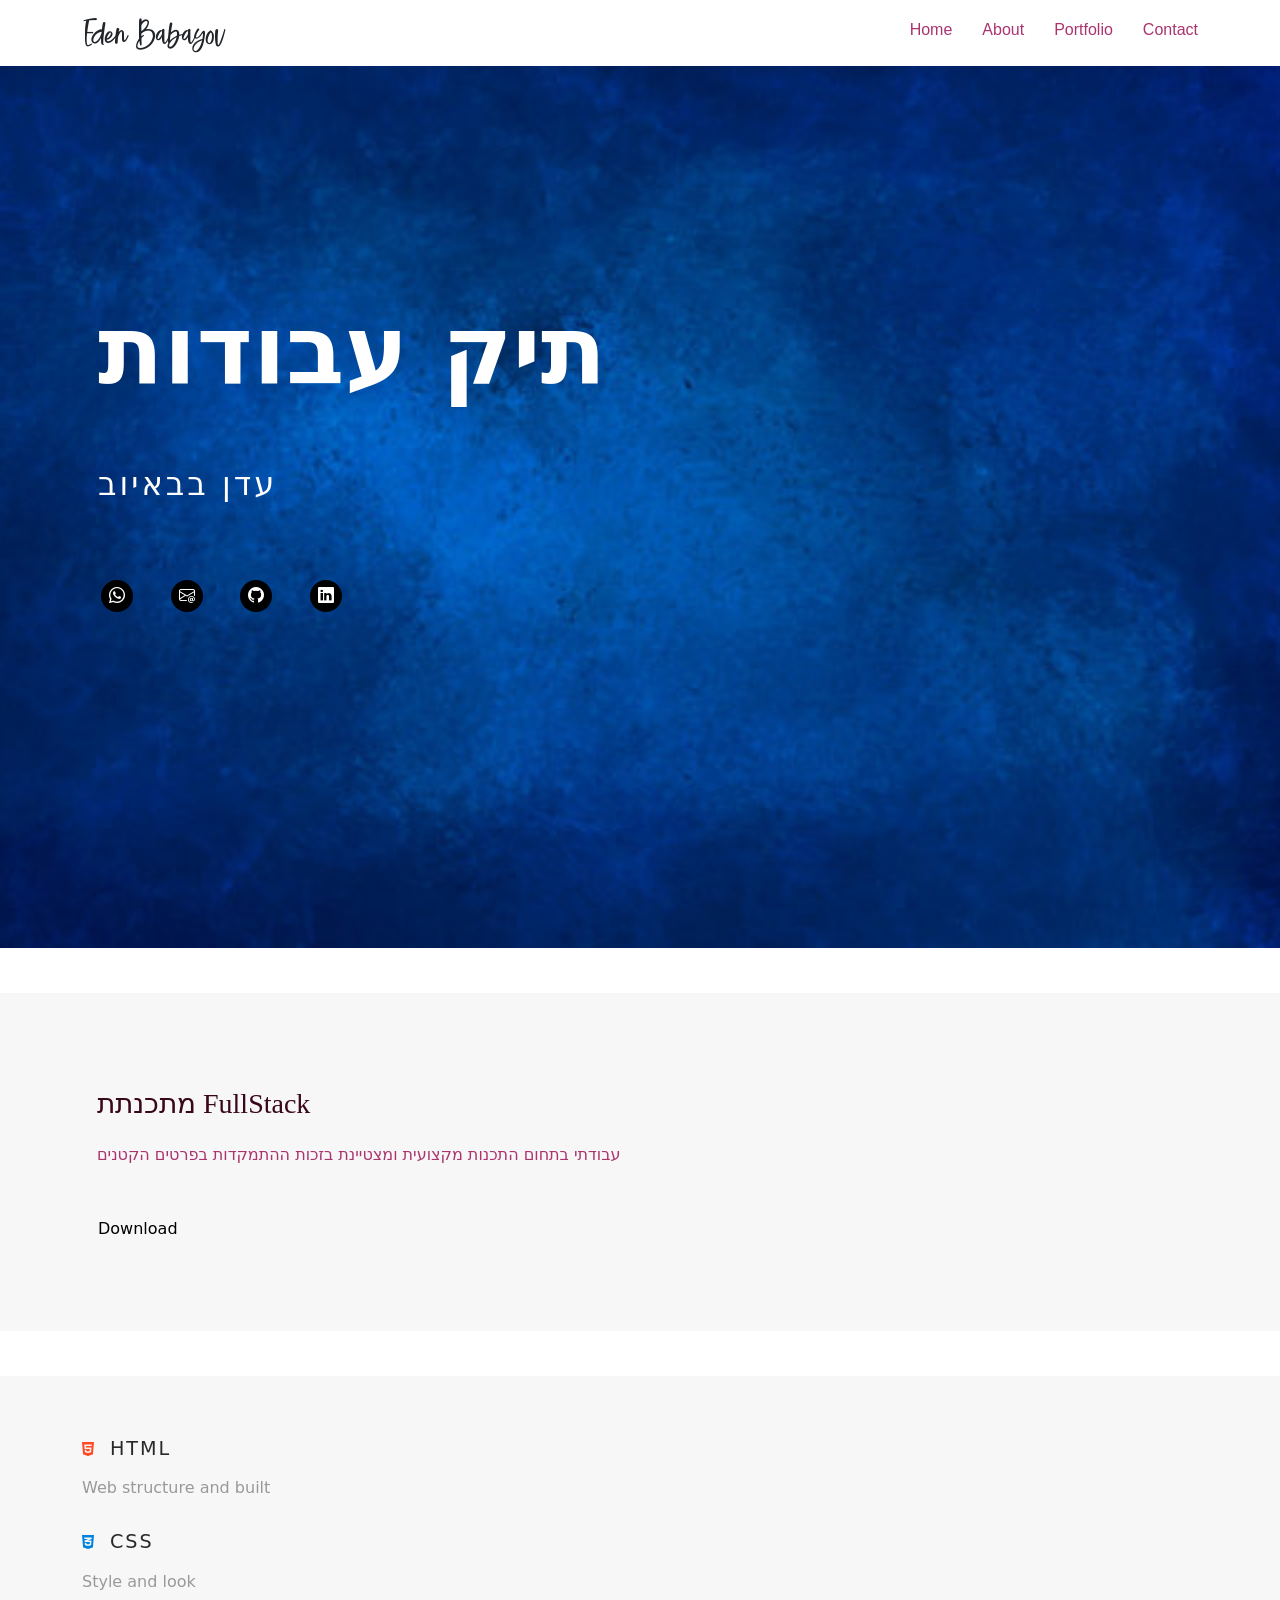
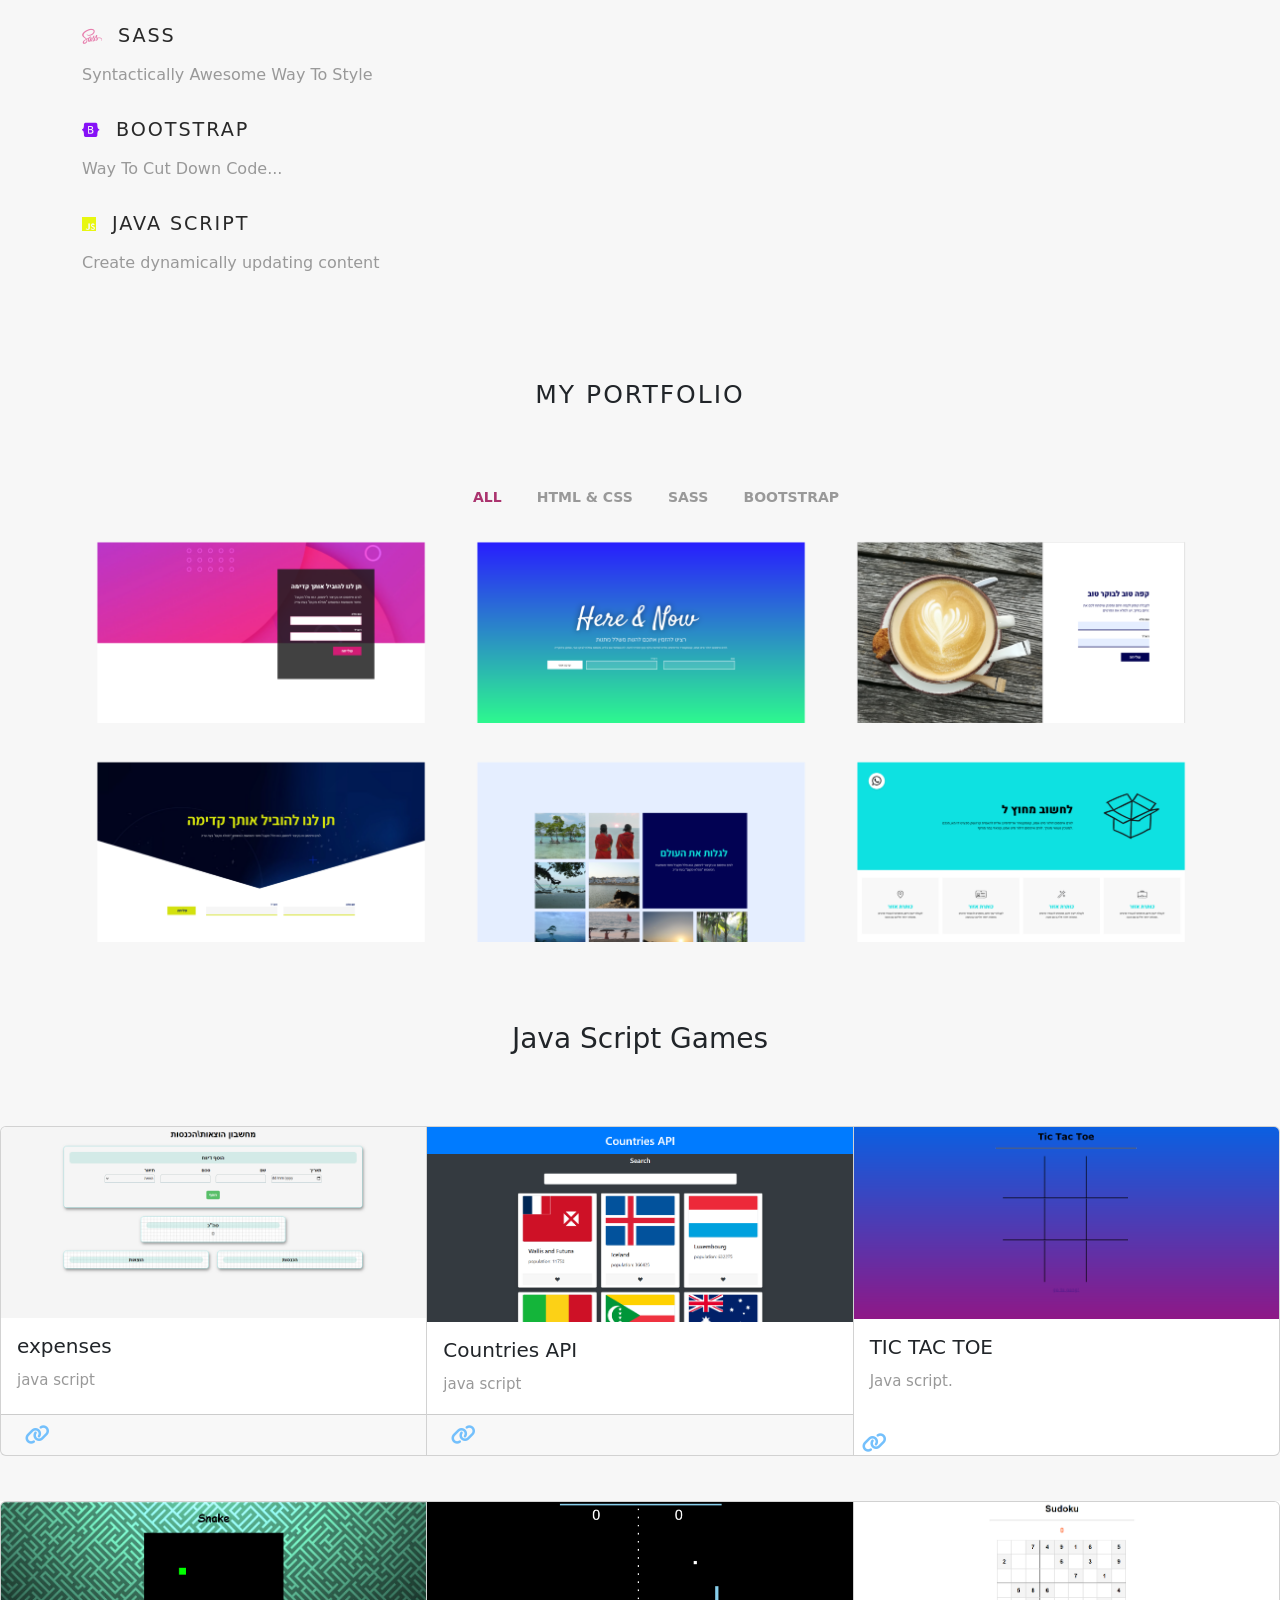
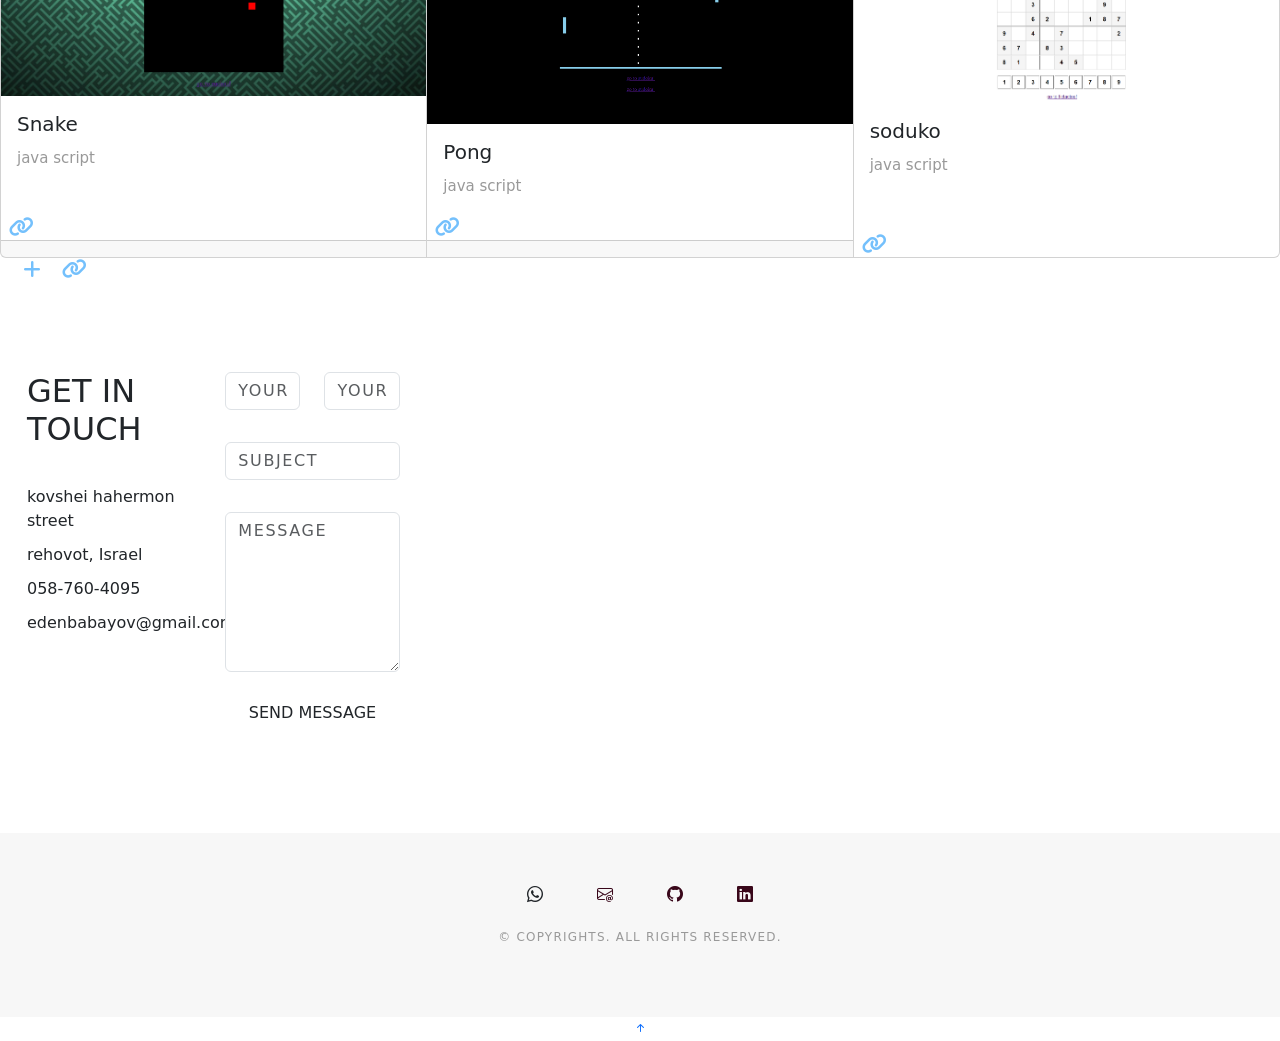
<file: project1/index.html>
<!DOCTYPE html>
<html lang="en">

<head>
    <meta charset="UTF-8">
    <meta name="viewport" content="width=device-width, initial-scale=1.0">
    <title>My Portfolio</title>
    <!-- Tab Icon -->
    <link rel="icon" href="./index/home.jpg">

    <link rel="stylesheet" href="./main.css">

    <!-- Bootstrap CSS -->
    <link rel="stylesheet" href="https://cdn.jsdelivr.net/npm/bootstrap@4.4.1/dist/css/bootstrap.min.css"
        integrity="sha384-Vkoo8x4CGsO3+Hhxv8T/Q5PaXtkKtu6ug5TOeNV6gBiFeWPGFN9MuhOf23Q9Ifjh" crossorigin="anonymous">
    <link href="https://cdn.jsdelivr.net/npm/bootstrap@5.3.0-alpha1/dist/css/bootstrap.min.css" rel="stylesheet">
    <!-- Bootstrap Icons CSS -->
    <link href="https://cdn.jsdelivr.net/npm/bootstrap-icons/font/bootstrap-icons.css" rel="stylesheet">
    <!-- Fonts Links -->
    <link rel="stylesheet" href="https://cdnjs.cloudflare.com/ajax/libs/font-awesome/6.5.1/css/all.min.css">

</head>

<body>
    <header>
        <header id="header" class="fixed-top bg-white">
            <div class="container d-flex align-items-center justify-content-between">
                <h4>Eden Babayov</h4>
                <nav id="navbar" class="navbar">
                    <ul>
                        <li><a class="nav-link scrollto active" href="#hero">Home</a></li>
                        <li><a class="nav-link scrollto" href="#about">About</a></li>
                        <li><a class="nav-link  scrollto" href="#portfolio">Portfolio</a></li>
                        <li><a class="nav-link scrollto" href="#contact">Contact</a></li>
                    </ul>
                    <!-- hamburger -->
                    <i class="bi bi-list mobile-nav-toggle" id="hamburger"></i>
                </nav><!-- .navbar -->

            </div>
        </header>

        <div id="hero" class="home mt-5">

            <div class="container h-100 parent">
                <div class="hero-content h-50">
                    <h1 class="p-3">תיק עבודות
                        <span class="typed" data-typed-items="Java Coder, FullStack ,Web Developer, Web Designer">
                        </span>
                    </h1>
                    <p class="p-3 mb-5">עדן בבאיוב</p>

                    <!-- social-media links -->
                    <ul class="list-unstyled list-social d-flex flex-direction-row justify-content-around w-25">
                        <li class="bg-black rounded-circle py-1 px-2">


                            <i class="bi bi-whatsapp text-white"></i>
                            </a>
                        </li>

                        <li class="bg-black rounded-circle py-1 px-2">
                            <!-- email -->
                            <a href="edenbabayov@gmail.com" target="_blank" rel="noopener noreferrer">
                                <i class="bi bi-envelope-at text-white"></i>
                            </a>
                        </li>

                        <li class="bg-black rounded-circle py-1 px-2">
                            <!-- gitHub -->
                            <a href="#">
                                <i class="bi bi-github text-white"></i>
                            </a>
                        </li>

                        <li class="bg-black rounded-circle py-1 px-2">
                            <!-- linkedin -->
                            <a href="#">
                                <i class="bi bi-linkedin text-white"></i>
                            </a>
                        </li>
                    </ul>
                </div>
            </div>
        </div>

        <main id="main">
            <!-- about -->
            <div id="about" class="paddsection">
                <div class="container">
                    <div class="row justify-content-between">

                        <div class="col-lg-4 ">
                            <!-- <div class="div-img-bg"> -->
                            <!-- <div class="about-img"> -->
                            <!-- <img src="#" class="img-responsive" alt="me"> -->
                            <!-- </div> -->
                        </div>
                    </div>

                    <div class="col-lg-7">
                        <div class="about-descr">

                            <p class="p-heading">מתכנתת FullStack</p>
                            <p class="separator">
                                עבודתי בתחום התכנות מקצועית ומצטיינת בזכות ההתמקדות בפרטים הקטנים
                            </p>
                        </div>
                    </div>
                    <!-- Download CV-->
                    <div class="ml-3 mt-5">
                        <a href="#" target="_blank" rel="noopener noreferrer" class="text-decoration-none text-black">
                            Download
                        </a>
                    </div>
                </div>
            </div>
            </div><!-- End About Section -->

            <!-- services -->
            <div id="services">
                <div class="container">

                    <div class="services-slider swiper" data-aos="fade-up" data-aos-delay="100">
                        <div class="swiper-wrapper">

                            <div class="swiper-slide">
                                <div class="services-block d-flex flex-direction-row align-items-baseline">
                                    <i class="fa-brands fa-html5" style="color: #ff4922;"></i>
                                    <span class="pl-3">HTML</span>
                                </div>
                                <p class="separator">Web structure and built</p>
                            </div> <!-- End HTML Section-->

                            <div class="swiper-slide">
                                <div class="services-block d-flex flex-direction-row align-items-baseline">
                                    <i class="fa-brands fa-css3-alt" style="color: #0083de;"></i>
                                    <span class="pl-3">CSS</span>
                                </div>
                                <p class="separator">Style and look</p>
                            </div> <!-- End CSS Section-->

                            <div class="swiper-slide">
                                <div class="services-block d-flex flex-direction-row align-items-baseline">
                                    <i class="fa-brands fa-sass" style="color: #e77ead;"></i>
                                    <span class="pl-3">SASS</span>
                                </div>
                                <p class="separator">Syntactically Awesome Way To Style</p>
                            </div> <!-- End SASS Section-->

                            <div class="swiper-slide">
                                <div class="services-block d-flex flex-direction-row align-items-baseline">
                                    <i class="fa-brands fa-bootstrap" style="color: #8611f7;"></i>
                                    <span class="pl-3">Bootstrap</span>
                                </div>
                                <p class="separator">Way To Cut Down Code...</p>

                                <div class="swiper-slide">
                                    <div class="services-block d-flex flex-direction-row align-items-baseline">
                                        <i class="fa-brands fa-js" style="color: #e8f711;"></i>
                                        <span class="pl-3">Java script</span>
                                    </div>
                                    <p class="separator">Create dynamically updating content</p>
                                </div> <!-- End js Section-->

                            </div>
                            <div class="swiper-pagination"></div>
                        </div>

                    </div>

                </div><!-- End Services Section -->

                <div id="portfolio" class="paddsection">

                    <div class="container">
                        <div class="section-title text-center">
                            <h2>My Portfolio</h2>
                        </div>
                    </div>

                    <div class="container">
                        <!-- top -->
                        <div class="row">
                            <div class="col-lg-12 d-flex justify-content-center">
                                <ul id="portfolio-flters">
                                    <li data-filter="*" class="filter-active">All</li>
                                    <li data-filter=".filter-html-css">HTML & CSS</li>
                                    <li data-filter=".filter-sass">SASS</li>
                                    <li data-filter=".filter-bootstrap">Bootstrap</li>
                                </ul>
                            </div>
                        </div>

                        <div class="row portfolio-container">
                            <!-- option 1 -->
                            <div class="col-lg-4 col-md-6 portfolio-item filter-html-css filter-bootstrap">
                                <img src="./index/portfolio-1.png" class="img-fluid" alt="option 1 preview">
                                <div class="portfolio-info d-flex flex-row justify-content-between">
                                    <div class="d-flex flex-column align-content-end">
                                        <h4>Option 1</h4>
                                        <p>HTML & CSS, Bootstrap</p>
                                    </div>
                                    <div id="portfolio-links" class="p-3">
                                        <a href="./preview/option1_preview.html" target="_blank"
                                            rel="noopener noreferrer" data-gallery="portfolioGallery"
                                            class="portfolio-lightbox preview-link" title="App 1">
                                            <i class="fa-solid fa-plus p-2 fa-lg" style="color: #74C0FC;"></i>
                                        </a>
                                        <a href="./option1/option1.html" target="_blank" rel="noopener noreferrer"
                                            class="details-link" title="More Details">
                                            <i class="fa-solid fa-link p-2 fa-lg" style="color: #74C0FC;"></i>
                                        </a>
                                    </div>
                                </div>
                            </div>
                            <!-- option 2 -->
                            <div class="col-lg-4 col-md-6 portfolio-item filter-html-css">
                                <img src="./index/portfolio-2.png" class="img-fluid" alt="option 2 preview">
                                <div class="portfolio-info  d-flex flex-row justify-content-between">
                                    <div class="d-flex flex-column align-content-end">
                                        <h4>Option 2</h4>
                                        <p>HTML & CSS</p>
                                    </div>
                                    <div id="portfolio-links" class="p-3">
                                        <a href="./preview/option2_preview.html" target="_blank"
                                            rel="noopener noreferrer" data-gallery="portfolioGallery"
                                            class="portfolio-lightbox preview-link" title="Web 3">
                                            <i class="fa-solid fa-plus p-2 fa-lg" style="color: #74C0FC;"></i>
                                        </a>
                                        <a href="./option2/option2.html" target="_blank" rel="noopener noreferrer"
                                            class="details-link" title="More Details">
                                            <i class="fa-solid fa-link p-2 fa-lg" style="color: #74C0FC;"></i>
                                        </a>
                                    </div>
                                </div>
                            </div>
                            <!-- option 3 -->
                            <div class="col-lg-4 col-md-6 portfolio-item filter-html-css">
                                <img src="./index/portfolio-3.png" class="img-fluid" alt="option 3 preview">
                                <div class="portfolio-info  d-flex flex-row justify-content-between">
                                    <div class="d-flex flex-column align-content-end">
                                        <h4>Option 3</h4>
                                        <p>HTML & CSS</p>
                                    </div>
                                    <div id="portfolio-links" class="p-3">
                                        <a href="./preview/option3_preview.html" target="_blank"
                                            rel="noopener noreferrer" data-gallery="portfolioGallery"
                                            class="portfolio-lightbox preview-link" title="App 2">
                                            <i class="fa-solid fa-plus p-2 fa-lg" style="color: #74C0FC;"></i>
                                        </a>
                                        <a href="./option3/option3.html" target="_blank" rel="noopener noreferrer"
                                            class="details-link" title="More Details">
                                            <i class="fa-solid fa-link p-2 fa-lg" style="color: #74C0FC;"></i>
                                        </a>
                                    </div>
                                </div>
                            </div>
                            <!-- option 4 -->
                            <div class="col-lg-4 col-md-6 portfolio-item filter-html-css filter-sass">
                                <img src="./index/portfolio-4.png" class="img-fluid" alt="option 4 preview">
                                <div class="portfolio-info  d-flex flex-row justify-content-between">
                                    <div class="d-flex flex-column align-content-end">
                                        <h4>Option 4</h4>
                                        <p>HTML & CSS, SASS</p>
                                    </div>
                                    <div id="portfolio-links" class="p-3">
                                        <a href="./preview/option4_preview.html" target="_blank"
                                            rel="noopener noreferrer" data-gallery="portfolioGallery"
                                            class="portfolio-lightbox preview-link" title="Card 2">
                                            <i class="fa-solid fa-plus p-2 fa-lg" style="color: #74C0FC;"></i>
                                        </a>
                                        <a href="./option4/option4.html" target="_blank" rel="noopener noreferrer"
                                            class="details-link" title="More Details">
                                            <i class="fa-solid fa-link p-2 fa-lg" style="color: #74C0FC;"></i>
                                        </a>
                                    </div>
                                </div>
                            </div>
                            <!-- option 5 -->
                            <div class="col-lg-4 col-md-6 portfolio-item filter-html-css filter-sass">
                                <img src="./index/portfolio-5.png" class="img-fluid" alt="option 5 preview">
                                <div class="portfolio-info  d-flex flex-row justify-content-between">
                                    <div class="d-flex flex-column align-content-end">
                                        <h4>Option 5</h4>
                                        <p>HTML & CSS, SASS</p>
                                    </div>
                                    <div id="portfolio-links" class="p-3">
                                        <a href="./preview/option5_preview.html" target="_blank"
                                            rel="noopener noreferrer" data-gallery="portfolioGallery"
                                            class="portfolio-lightbox preview-link" title="Web 2">
                                            <i class="fa-solid fa-plus p-2 fa-lg" style="color: #74C0FC;"></i>
                                        </a>
                                        <a href="./option5/option5.html" target="_blank" rel="noopener noreferrer"
                                            class="details-link" title="More Details">
                                            <i class="fa-solid fa-link p-2 fa-lg" style="color: #74C0FC;"></i>
                                        </a>
                                    </div>
                                </div>
                            </div>
                            <!-- option 6 -->
                            <div class="col-lg-4 col-md-6 portfolio-item filter-html-css filter-bootstrap">
                                <img src="./index/portfolio-7.png" class="img-fluid" alt="option 6 preview">
                                <div class="portfolio-info  d-flex flex-row justify-content-between">
                                    <div class="d-flex flex-column align-content-end">
                                        <h4>Option 6</h4>
                                        <p>HTML & CSS, Bootstrap</p>
                                    </div>
                                    <div id="portfolio-links" class="p-3">
                                        <a href="./preview/option7_preview.html" target="_blank"
                                            rel="noopener noreferrer" data-gallery="portfolioGallery"
                                            class="portfolio-lightbox preview-link" title="App 3">
                                            <i class="fa-solid fa-plus p-2 fa-lg" style="color: #74C0FC;"></i>
                                        </a>
                                        <a href="./option7/option7.html" target="_blank" rel="noopener noreferrer"
                                            class="details-link" title="More Details">
                                            <i class="fa-solid fa-link p-2 fa-lg" style="color: #74C0FC;"></i>
                                        </a>




                                    </div>
                                </div>
                            </div>
                        </div>
                    </div>
                </div><!-- End Portfolio Section -->



                <div class="container">
                    <div class="section-title text-center">
                        <h3>Java Script Games</h3>
                    </div>
                </div>

                <div class="card-group">
                    <div class="card">
                        <img class="card-img-top" src="../images/expenses screen.png" alt="Card image cap">
                        <div class="card-body">
                            <h5 class="card-title">expenses</h5>
                            <p class="card-text">java script</p>
                        </div>
                        <div class="card-footer">
                            <a href="../expenses/expenses.html" target="_blank" rel="noopener noreferrer"
                                class="details-link" title="More Details">
                                <i class="fa-solid fa-link p-2 fa-lg" style="color: #74C0FC;"></i>
                            </a>


                        </div>
                    </div>
                    <div class="card">
                        <img class="card-img-top" src="../images/countries api screen.png" alt="Card image cap">
                        <div class="card-body">
                            <h5 class="card-title">Countries API</h5>
                            <p class="card-text">java script</p>
                        </div>
                        <div class="card-footer">
                            <a href="../countries/index.html" target="_blank" rel="noopener noreferrer"
                                class="details-link" title="More Details">
                                <i class="fa-solid fa-link p-2 fa-lg" style="color: #74C0FC;"></i>
                            </a>

                        </div>
                    </div>
                    <div class="card">
                        <img class="card-img-top" src="../images/tic tac toe screen.png" alt="Card image cap">
                        <div class="card-body">
                            <h5 class="card-title">TIC TAC TOE</h5>
                            <p class="card-text">Java script.</p>
                        </div>
                        <a href="../Tictactoe/tictactoe.html" target="_blank" rel="noopener noreferrer"
                            class="details-link" title="More Details">
                            <i class="fa-solid fa-link p-2 fa-lg" style="color: #74C0FC;"></i>
                        </a>


                    </div>
                </div>
            </div>

            <div class="card-group">
                <div class="card">
                    <img class="card-img-top" src="../images/snake screen.png" alt="Card image cap">
                    <div class="card-body">
                        <h5 class="card-title">Snake</h5>
                        <p class="card-text">java script</p>
                    </div>
                    <a href="../snake/snake.html" target="_blank" rel="noopener noreferrer" class="details-link"
                        title="More Details">
                        <i class="fa-solid fa-link p-2 fa-lg" style="color: #74C0FC;"></i>
                    </a>
                    <div class="card-footer">

                    </div>
                </div>
                <div class="card">
                    <img class="card-img-top" src="../images/pong screen.png" alt="Card image cap">
                    <div class="card-body">
                        <h5 class="card-title">Pong</h5>
                        <p class="card-text">java script</p>
                    </div>
                    <a href="../pong/pong.html" target="_blank" rel="noopener noreferrer" class="details-link"
                        title="More Details">
                        <i class="fa-solid fa-link p-2 fa-lg" style="color: #74C0FC;"></i>
                    </a>
                    <div class="card-footer">

                    </div>
                </div>

                <div class="card">
                    <img class="card-img-top" src="../images/soduko screen.png" alt="Card image cap">
                    <div class="card-body">
                        <h5 class="card-title">soduko</h5>
                        <p class="card-text">java script</p>
                    </div>
                    <a href="../soduko/soduko.html" target="_blank" rel="noopener noreferrer" class="details-link"
                        title="More Details">
                        <i class="fa-solid fa-link p-2 fa-lg" style="color: #74C0FC;"></i>
                    </a>
                </div>
            </div>
            </div>
            <div class="col-lg-4 col-md-6 portfolio-item filter-html-css filter-bootstrap">



                <i class="fa-solid fa-plus p-2 fa-lg" style="color: #74C0FC;"></i>
                </a>
                <a href="" target="_blank" rel="noopener noreferrer" class="details-link" title="More Details">
                    <i class="fa-solid fa-link p-2 fa-lg" style="color: #74C0FC;"></i>
                </a>



                <div id="contact" class="paddsection">
                    <div class="container">
                        <div class="contact-block1">
                            <div class="row">

                                <div class="col-lg-6">
                                    <div class="contact-contact">

                                        <h2 class="mb-30">GET IN TOUCH</h2>

                                        <ul class="contact-details mb-5">
                                            <li><span>kovshei hahermon street</span></li>
                                            <li><span>rehovot, Israel</span></li>
                                            <li><span>058-760-4095</span></li>
                                            <li><span>edenbabayov@gmail.com</span></li>
                                        </ul>

                                    </div>
                                </div>

                                <div class="col-lg-6">
                                    <form role="form" class="php-email-form">
                                        <div class="row gy-3">

                                            <div class="col-lg-6">
                                                <div class="form-group contact-block1">
                                                    <input type="text" name="name" class="form-control" id="name"
                                                        placeholder="Your Name" required>
                                                </div>
                                            </div>

                                            <div class="col-lg-6">
                                                <div class="form-group">
                                                    <input type="email" class="form-control" name="email" id="email"
                                                        placeholder="Your Email" required>
                                                </div>
                                            </div>

                                            <div class="col-lg-12">
                                                <div class="form-group">
                                                    <input type="text" class="form-control" name="subject" id="subject"
                                                        placeholder="Subject" required>
                                                </div>
                                            </div>

                                            <div class="col-lg-12">
                                                <div class="form-group">
                                                    <textarea class="form-control" name="message" placeholder="Message"
                                                        required></textarea>
                                                </div>
                                            </div>

                                            <div class="mt-0">
                                                <input type="submit" class="btn btn-defeault btn-send"
                                                    value="Send message">
                                            </div>

                                        </div>
                                    </form>
                                </div>
                            </div>
                        </div>
                    </div>
                </div><!-- End Contact Section -->
        </main>

        <div id="footer" class="text-center">
            <div class="container">
                <div class="socials-media text-center w-25  mx-auto">

                    <ul class="list-unstyled d-flex flex-direction-row justify-content-around">
                        <li>
                            <!-- whatsapp -->


                            <i class="bi bi-whatsapp"></i>
                            </a>
                        </li>

                        <li>
                            <!-- email -->
                            <a href="edenbabayov@gmail.com" target="_blank" rel="noopener noreferrer">
                                <i class="bi bi-envelope-at"></i>
                            </a>
                        </li>

                        <li>
                            <!-- gitHub -->
                            <a href="#">
                                <i class="bi bi-github"></i>
                            </a>
                        </li>

                        <li>
                            <!-- linkedin -->
                            <a href="#">
                                <i class="bi bi-linkedin"></i>
                            </a>
                        </li>
                    </ul>

                </div>

                <p>&copy; Copyrights. All rights reserved.</p>
            </div>
        </div>

        <a href="#" class="back-to-top d-flex align-items-center justify-content-center">
            <i class="bi bi-arrow-up-short"></i>
        </a>


        <!-- <script src="https://cdn.jsdelivr.net/npm/bootstrap@5.3.2/dist/js/bootstrap.bundle.min.js"
            integrity="sha384-C6RzsynM9kWDrMNeT87bh95OGNyZPhcTNXj1NW7RuBCsyN/o0jlpcV8Qyq46cDfL"
            crossorigin="anonymous"></script> -->

        <script src="https://code.jquery.com/jquery-3.4.1.slim.min.js"
            integrity="sha384-J6qa4849blE2+poT4WnyKhv5vZF5SrPo0iEjwBvKU7imGFAV0wwj1yYfoRSJoZ+n"
            crossorigin="anonymous"></script>
        <script src="https://cdn.jsdelivr.net/npm/popper.js@1.16.0/dist/umd/popper.min.js"
            integrity="sha384-Q6E9RHvbIyZFJoft+2mJbHaEWldlvI9IOYy5n3zV9zzTtmI3UksdQRVvoxMfooAo"
            crossorigin="anonymous"></script>
        <script src="https://cdn.jsdelivr.net/npm/bootstrap@4.4.1/dist/js/bootstrap.min.js"
            integrity="sha384-wfSDF2E50Y2D1uUdj0O3uMBJnjuUD4Ih7YwaYd1iqfktj0Uod8GCExl3Og8ifwB6"
            crossorigin="anonymous"></script>
</body>

</html>
</file>
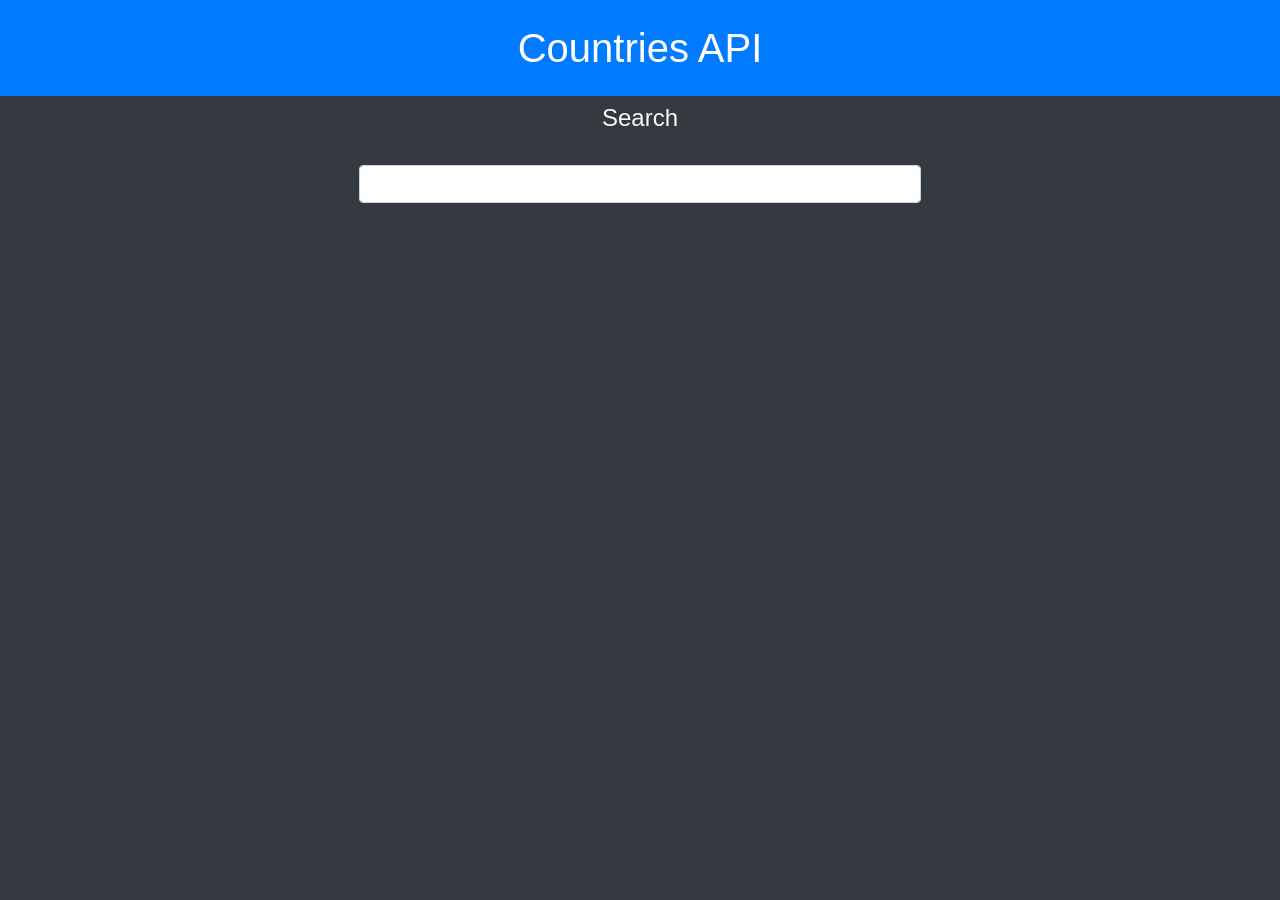
<file: expenses/countries/index.html>
<!DOCTYPE html>
<html lang="en">
<head>
    <meta charset="UTF-8">
    <meta name="viewport" content="width=device-width, initial-scale=1.0">
    <title>Countries</title>
    <link rel="stylesheet" href="https://cdn.jsdelivr.net/npm/bootstrap@4.3.1/dist/css/bootstrap.min.css" integrity="sha384-ggOyR0iXCbMQv3Xipma34MD+dH/1fQ784/j6cY/iJTQUOhcWr7x9JvoRxT2MZw1T" crossorigin="anonymous">
    <link rel="stylesheet" href="style.css">
    <link rel="stylesheet" href="https://cdnjs.cloudflare.com/ajax/libs/font-awesome/4.7.0/css/font-awesome.min.css">
    <script type="module" src="./scripts/main.js" async defer></script>
</head>
<body class="bg-dark">

    <div class="bg-primary">
        <h1 class="text-white text-center p-4">Countries API</h1>
    </div>

    <h4 class="text-center text-light">Search</h4>
    <div class="m-auto mt-1 d-flex col-md-6 col-sm-8">
        <input type="text" id="search" class="form-control m-4"> 
    </div>

    <div id="cards" class="container d-flex flex-wrap justify-content-center">

    </div>


    <script src="https://code.jquery.com/jquery-3.3.1.slim.min.js" integrity="sha384-q8i/X+965DzO0rT7abK41JStQIAqVgRVzpbzo5smXKp4YfRvH+8abtTE1Pi6jizo" crossorigin="anonymous"></script>
<script src="https://cdn.jsdelivr.net/npm/popper.js@1.14.7/dist/umd/popper.min.js" integrity="sha384-UO2eT0CpHqdSJQ6hJty5KVphtPhzWj9WO1clHTMGa3JDZwrnQq4sF86dIHNDz0W1" crossorigin="anonymous"></script>
<script src="https://cdn.jsdelivr.net/npm/bootstrap@4.3.1/dist/js/bootstrap.min.js" integrity="sha384-JjSmVgyd0p3pXB1rRibZUAYoIIy6OrQ6VrjIEaFf/nJGzIxFDsf4x0xIM+B07jRM" crossorigin="anonymous"></script>
</body>
</html>
</file>
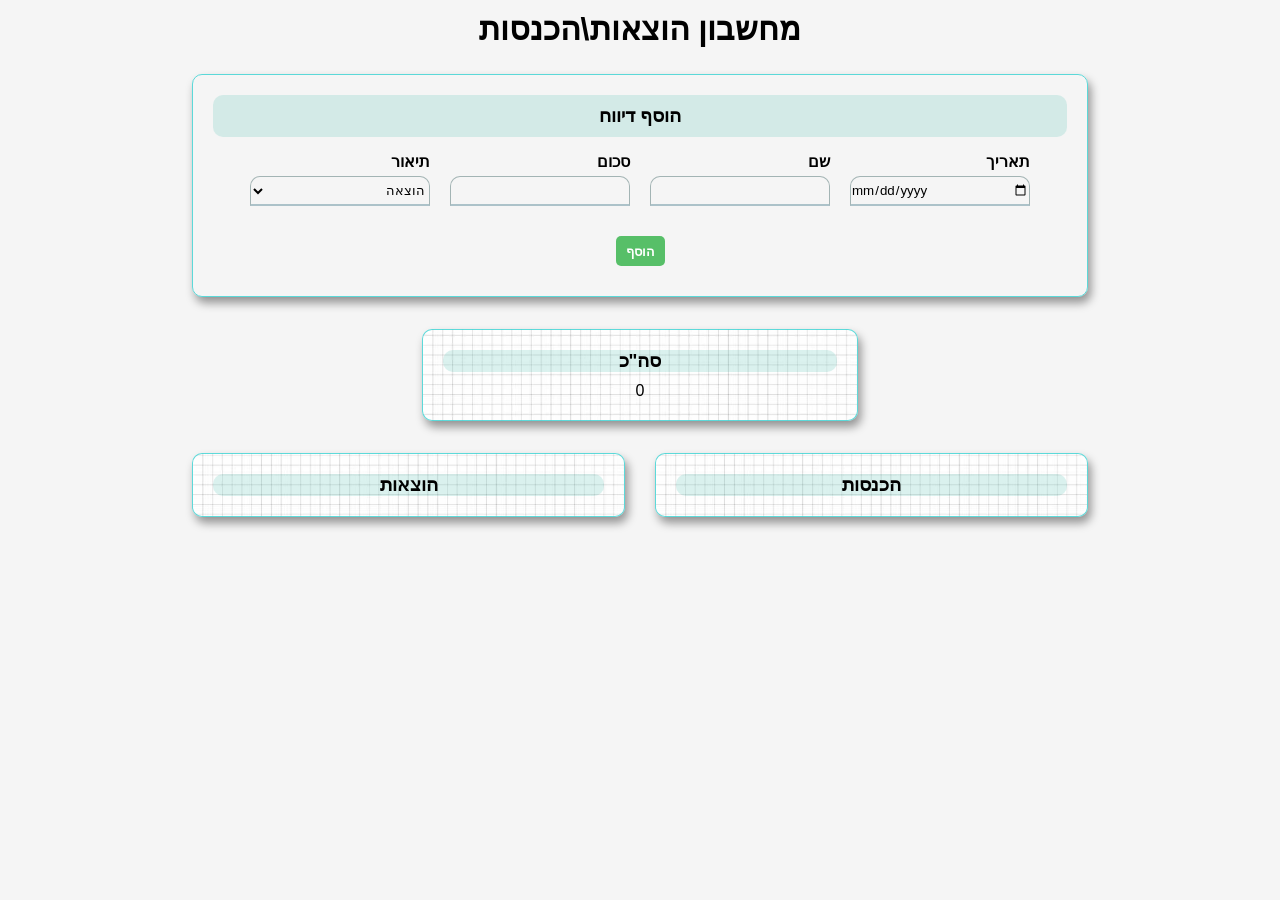
<file: expenses/expenses.html>
<!DOCTYPE html>
<html lang="en">
  <head>
    <meta charset="UTF-8" />
    <meta name="viewport" content="width=device-width, initial-scale=1.0" />
    <title>מחשבון הוצאות</title>
    <link rel="stylesheet" href="style.css" />
    <script type="module" src="./scripts/main.js" async defer></script>
  </head>

  <body>
    <div class="container">
      <h1 class="title">מחשבון הוצאות\הכנסות</h1>

      <form class="card" id="form">
        <div class="title-container">
          <h3 class="title">הוסף דיווח</h3>
        </div>

        <div class="fields-container">
          <div class="form-control">
            <label for="type">תיאור</label>
            <select dir="rtl" id="type">
              <option value="expense">הוצאה</option>
              <option value="income">הכנסה</option>
            </select>
          </div>
          <div class="form-control">
            <label for="sum-input">סכום</label>
            <input type="number" id="sum-input" required />
          </div>
          <div class="form-control">
            <label for="title-input">שם</label>
            <input type="text" id="title-input" required />
          </div>
          <div class="form-control">
            <label for="date-input">תאריך</label>
            <input type="date" id="date-input" required />
          </div>
        </div>

        <div class="form-control">
          <input type="submit" id="submit" value="הוסף" />
        </div>
      </form>

      <div class="card bg-grid total">
        <div class="title-container">
          <h3 class="text">סה"כ</h3>
        </div>
        <p id="total">0</p>
      </div>

      <div class="inner-container">
        <div class="card records bg-grid">
          <div class="title-container">
            <h3 class="text">הכנסות</h3>
          </div>
          <ul id="incomes"></ul>
        </div>
        <div class="card records bg-grid">
          <div class="title-container">
            <h3 class="text">הוצאות</h3>
          </div>
          <ul id="expenses"></ul>
        </div>
      </div>
    </div>
  </body>
</html>
</file>
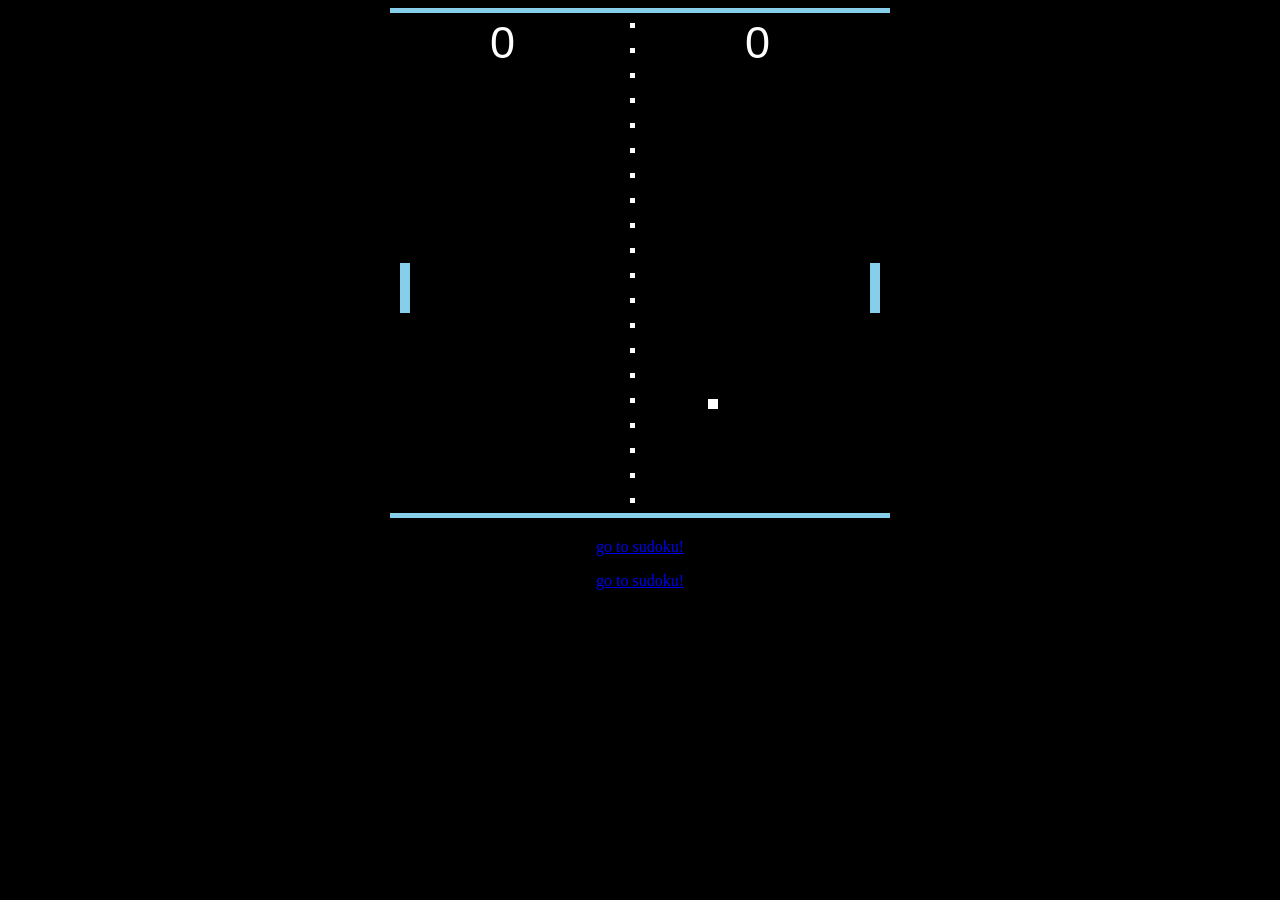
<file: pong/pong.html>
<!DOCTYPE html>
<html>
    <head>
        <meta charset="UTF-8">
        <meta name="viewport", content="width=device-width, initial-scale=1.0">
        <title>Pong</title>
        <link rel="stylesheet" href="pong.css">
        <script src="pong.js"></script>
    </head>

    <body>
        <canvas id="board"></canvas>
        <p><a href="./../snake/snake.html">go to sudoku!</a></p> 
        <p><a href="./../../project1/index.html">go to sudoku!</a></p> 
    </body>
</html>
</file>
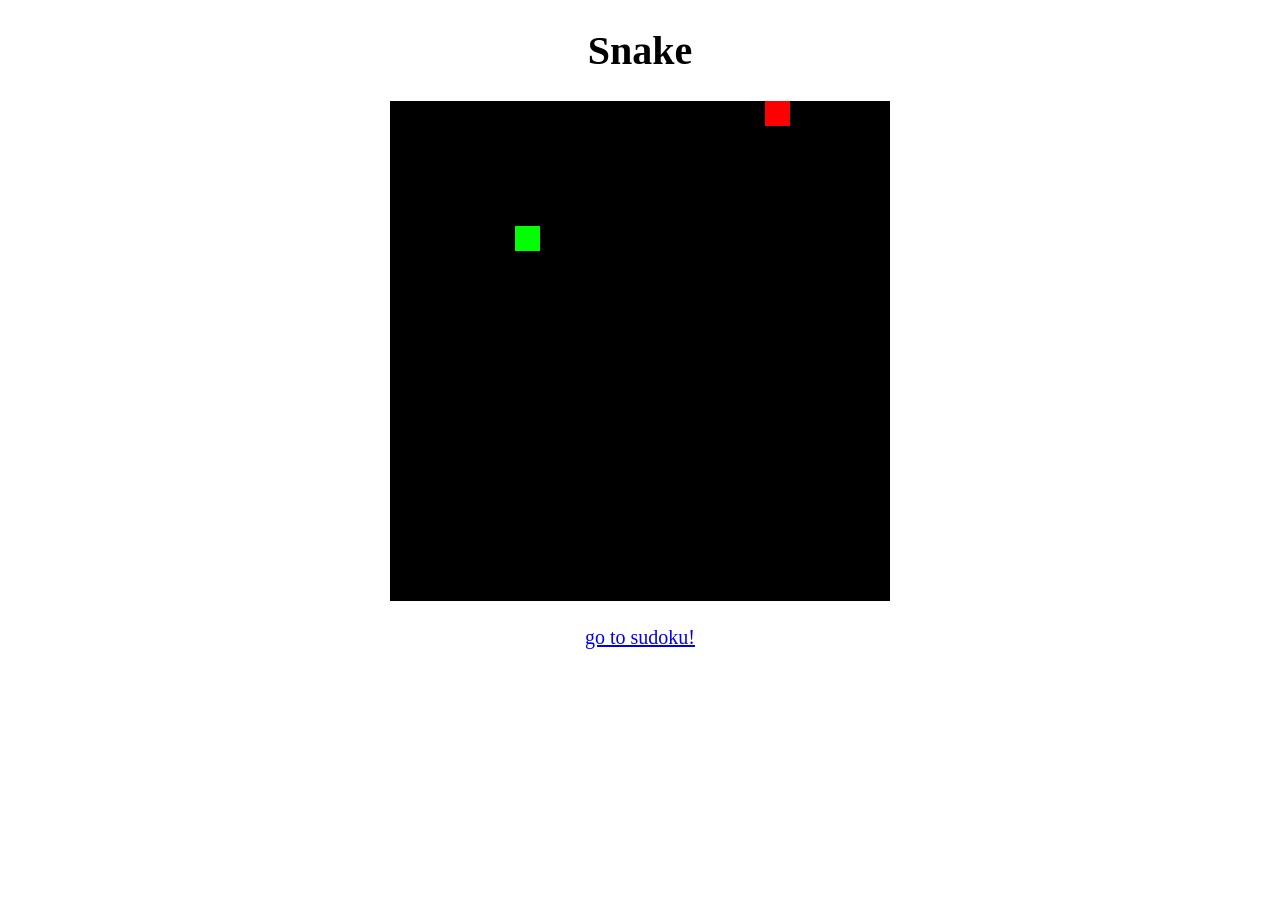
<file: snake/snake.html>
<!DOCTYPE html>
<html>
    <head>
        <meta charset="UTF-8">
        <meta name="viewport", content="width=device-width, initial-scale=1.0">
        <title>Snake</title>
        <link rel="stylesheet" href="snake.css">
        <script src="snake.js"></script>
        <link rel="sudoku" href="soduko.html">

    </head>

    <body>
        <h1>Snake</h1>
        
        <canvas id="board"></canvas>
<p><a href="./../soduko/soduko.html">go to sudoku!</a></p> 

    </body>
</html>
</file>
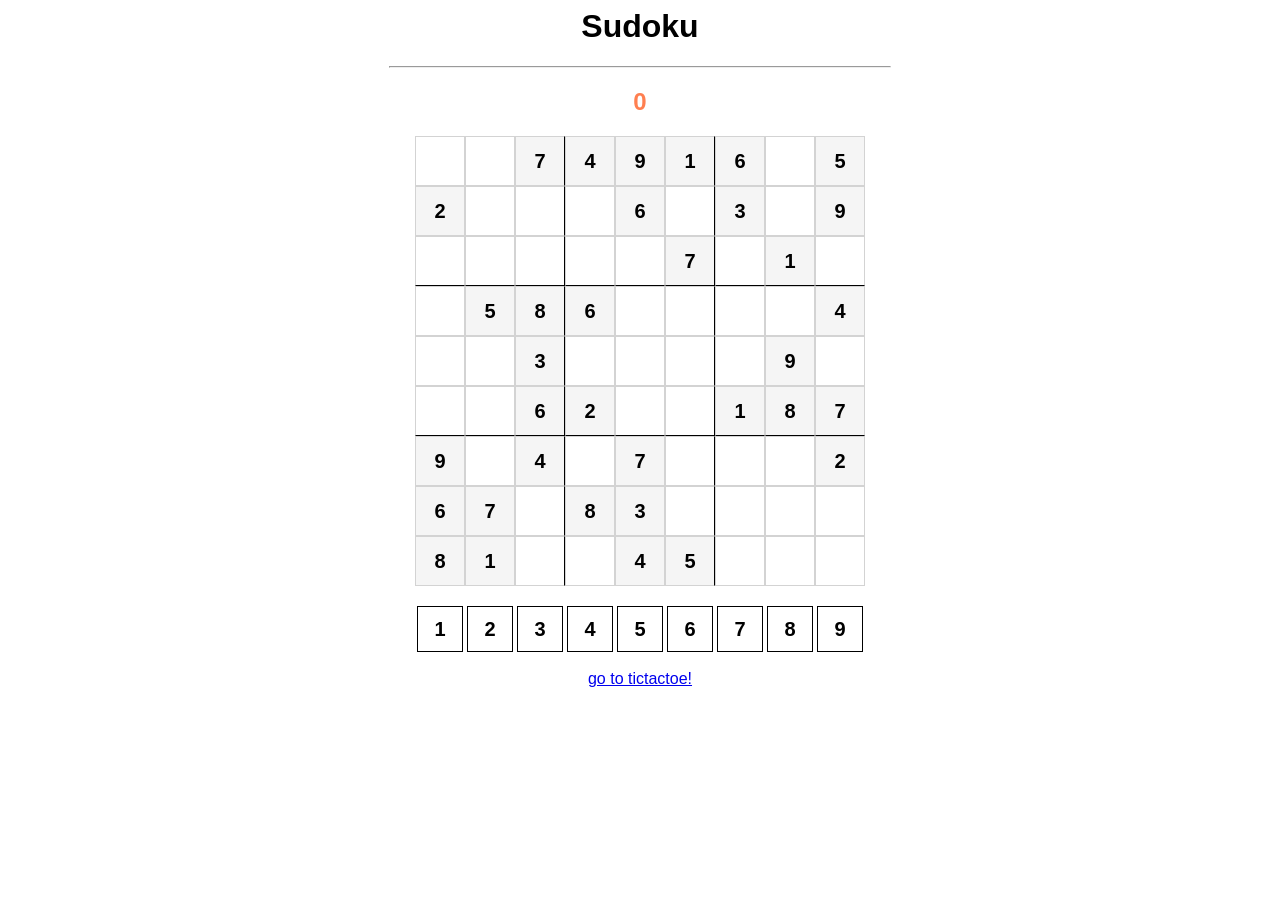
<file: soduko/soduko.html>
<html>
    <head>
        <meta charset="UTF-8">
        <meta name="viewport" content="width=device-width initial-scale=1.0 user-scalable=no">
        <title>Sudoku</title>

        <link rel="stylesheet" href="sudoku.css">
        <script src="sudoku.js"></script>
    </head>

    <body>
        <h1>Sudoku</h1>
        <hr>
        <h2 id="errors">0</h2>

        <!-- 9x9 board -->
        <div id="board"></div>
        <br>
        <div id="digits">
        </div>

        <p><a href="./../Tictactoe/tictactoe.html">go to tictactoe!</a></p> 

    </body>


</html>
</file>
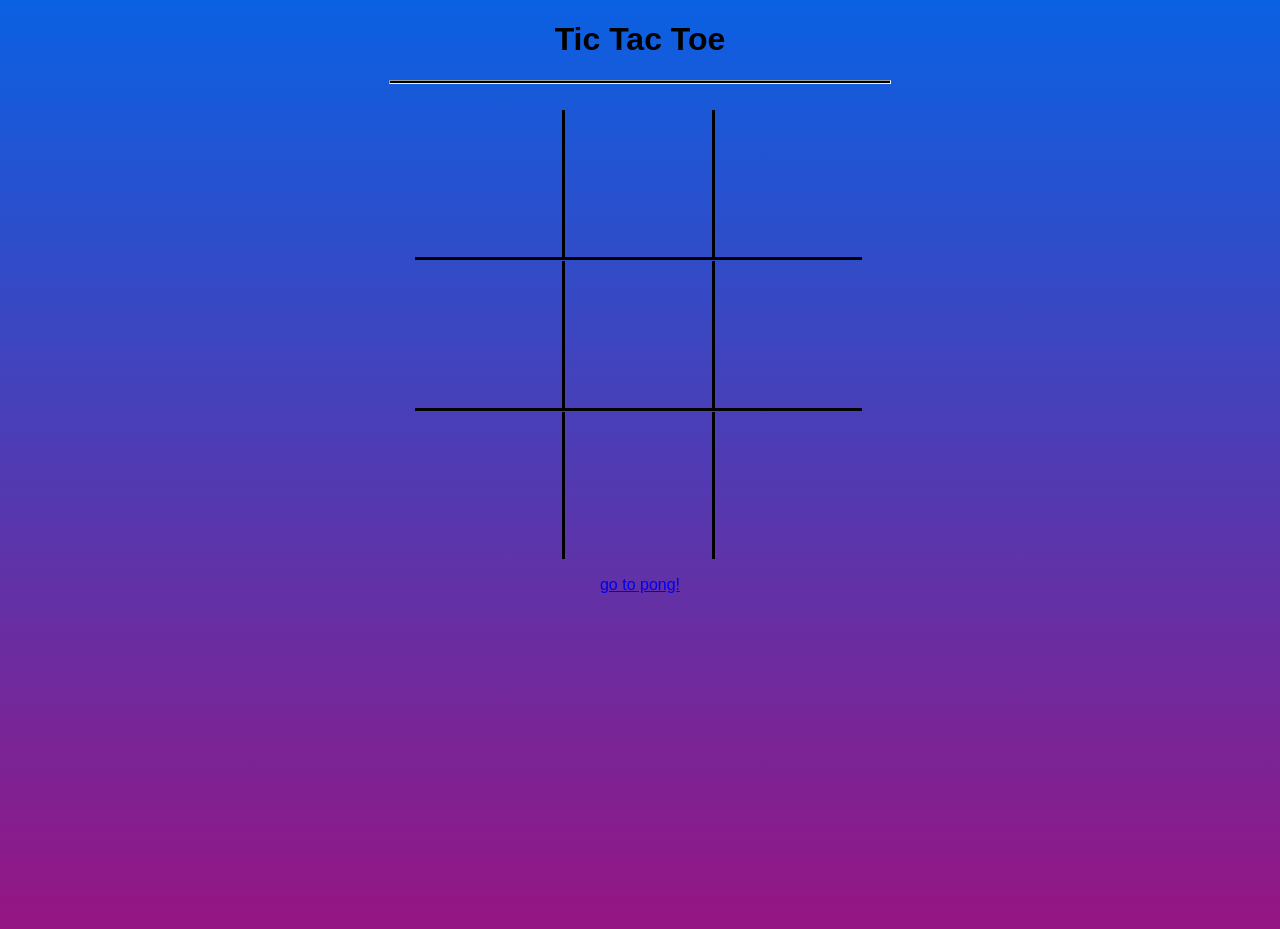
<file: Tictactoe/tictactoe.html>
<!DOCTYPE html>
<html lang="en">
<head>
    <meta charset="UTF-8">
    <meta name="viewport" content="width=device-width, initial-scale=1.0">
    <title>Document</title>
    <link rel="stylesheet" href="tictactoe.css">
    <script src="tictactoe.js"></script>
    <link rel="preconnect" href="https://fonts.googleapis.com">
<link rel="preconnect" href="https://fonts.gstatic.com" crossorigin>
<link href="https://fonts.googleapis.com/css2?family=Bebas+Neue&display=swap" rel="stylesheet">
</head>
<body>
    <h1>Tic Tac Toe</h1>
    <hr> 
    <br>
    <div id="board"></div>
    
    <p><a href="./../pong/pong.html">go to pong!</a></p> 
</body>
</html>
</file>
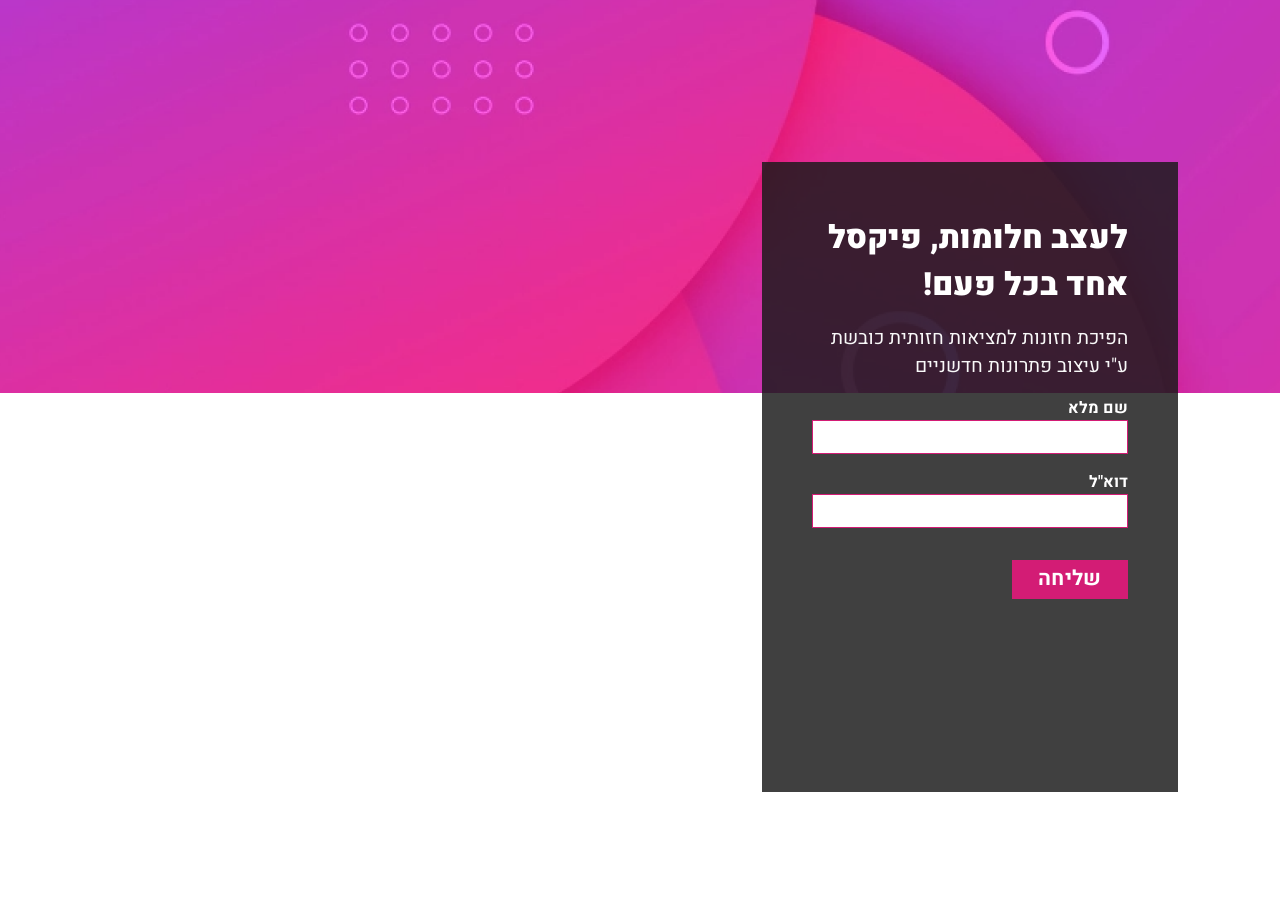
<file: project1/edits/edit.html>
<!DOCTYPE html>
<html lang="en" dir="rtl">

<head>
    <meta charset="UTF-8">
    <meta name="viewport" content="width=device-width, initial-scale=1.0">
    <title>Option 1</title>
    <link rel="stylesheet" href="./stylesheet-option1.css">
    <link rel="preconnect" href="https://fonts.googleapis.com">
    <link rel="preconnect" href="https://fonts.gstatic.com" crossorigin>
    <link href="https://fonts.googleapis.com/css2?family=Heebo:wght@100..900&display=swap" rel="stylesheet">
    <link href="https://cdn.jsdelivr.net/npm/bootstrap@5.3.2/dist/css/bootstrap.min.css" rel="stylesheet"
        integrity="sha384-T3c6CoIi6uLrA9TneNEoa7RxnatzjcDSCmG1MXxSR1GAsXEV/Dwwykc2MPK8M2HN" crossorigin="anonymous">
</head>



<body>
    <div class="container-breakpoint w-100 position-relative">

        <div id="container-img" class="container-breakpoint row overflow-hidden parent w-100 m-0">
            <div id="inside-container-img" class="sm-column parent h-100 p-0 overflow-x-hidden">
                <img src="./Path 15@2x.png" alt="Back-ground image" class="img-fluid overflow-x-hidden">
            </div>
        </div>

        <div id="contentBox" class="d-flex row m-auto justify-content-center position-absolute px-2 pt-5">
            <div id="inside-contentBox" class="h-100 mx-3 parent">
                <h2 class="mt-1 mb-2 w-100">לעצב חלומות, פיקסל אחד בכל פעם!</h2>

                <p class="mb-2 pt-2 w-100">הפיכת חזונות למציאות חזותית כובשת ע"י עיצוב פתרונות חדשניים</p>

                <form id="form" class="d-flex row pt-2 parent">

                    <div class="d-flex flex-column mb-3">
                        <label for="name">שם מלא</label>
                        <input type="text" id="name">
                    </div>

                    <div class="d-flex flex-column mb-3">
                        <label for="email">דוא"ל</label>
                        <input type="email" id="email">
                    </div>

                    <div class="pt-3 parent w-75">
                        <input type="submit" value="שליחה" class="btn w-50">
                    </div>

                </form>
            </div>
        </div>
    </div>


    <script src="https://cdn.jsdelivr.net/npm/bootstrap@5.3.2/dist/js/bootstrap.bundle.min.js"
        integrity="sha384-C6RzsynM9kWDrMNeT87bh95OGNyZPhcTNXj1NW7RuBCsyN/o0jlpcV8Qyq46cDfL"
        crossorigin="anonymous"></script>
</body>

</html>
</file>
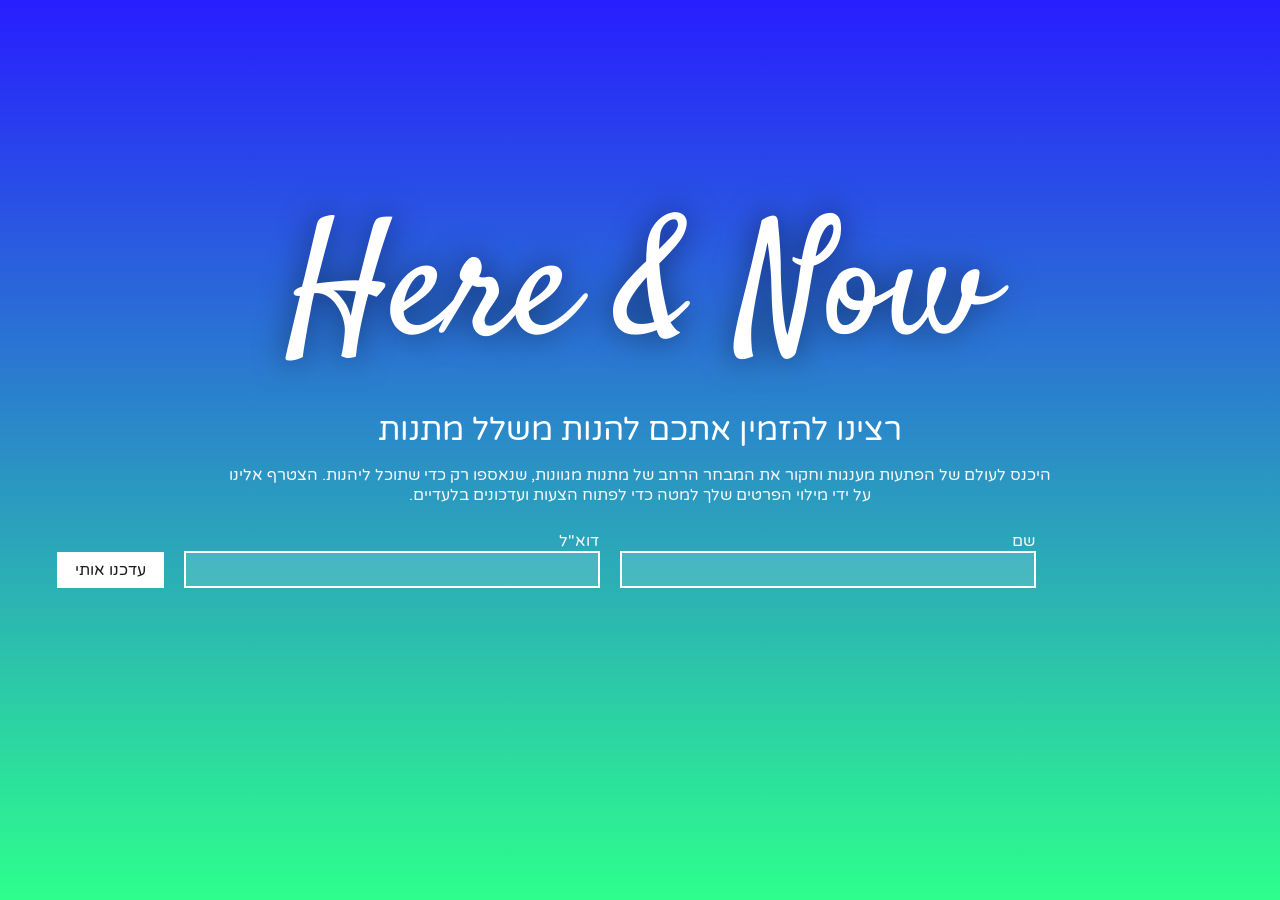
<file: project1/option2/option2.html>
<!DOCTYPE html>
<html lang="en">

<head>
    <meta charset="UTF-8">
    <meta name="viewport" content="width=device-width, initial-scale=1.0">
    <title>Option 2</title>
    <link rel="stylesheet" href="./stylesheet-option2.css">
    <link rel="preconnect" href="https://fonts.googleapis.com">
    <link rel="preconnect" href="https://fonts.gstatic.com" crossorigin>
    <link href="https://fonts.googleapis.com/css2?family=Satisfy&family=Varela+Round&display=swap" rel="stylesheet">
</head>

<body>
    <div class="container">
        <h1>Here & Now</h1>
        <h3>רצינו להזמין אתכם להנות משלל מתנות</h3>
        <p>היכנס לעולם של הפתעות מענגות וחקור את המבחר הרחב של מתנות מגוונות, שנאספו רק כדי שתוכל ליהנות. הצטרף
            אלינו על ידי
            מילוי הפרטים שלך למטה כדי לפתוח הצעות ועדכונים בלעדיים.</p>
        <form>
            <div class="flex-it">
                <label for="fName">שם</label>
                <input type="text" name="fName" required>
            </div>
            <div class="flex-it">
                <label for="email">דוא"ל</label>
                <input type="email" name="email" required>
            </div>
            <input type="submit" value="עדכנו אותי" id="sendBtn">
        </form>
    </div>
</body>

</html>
</file>
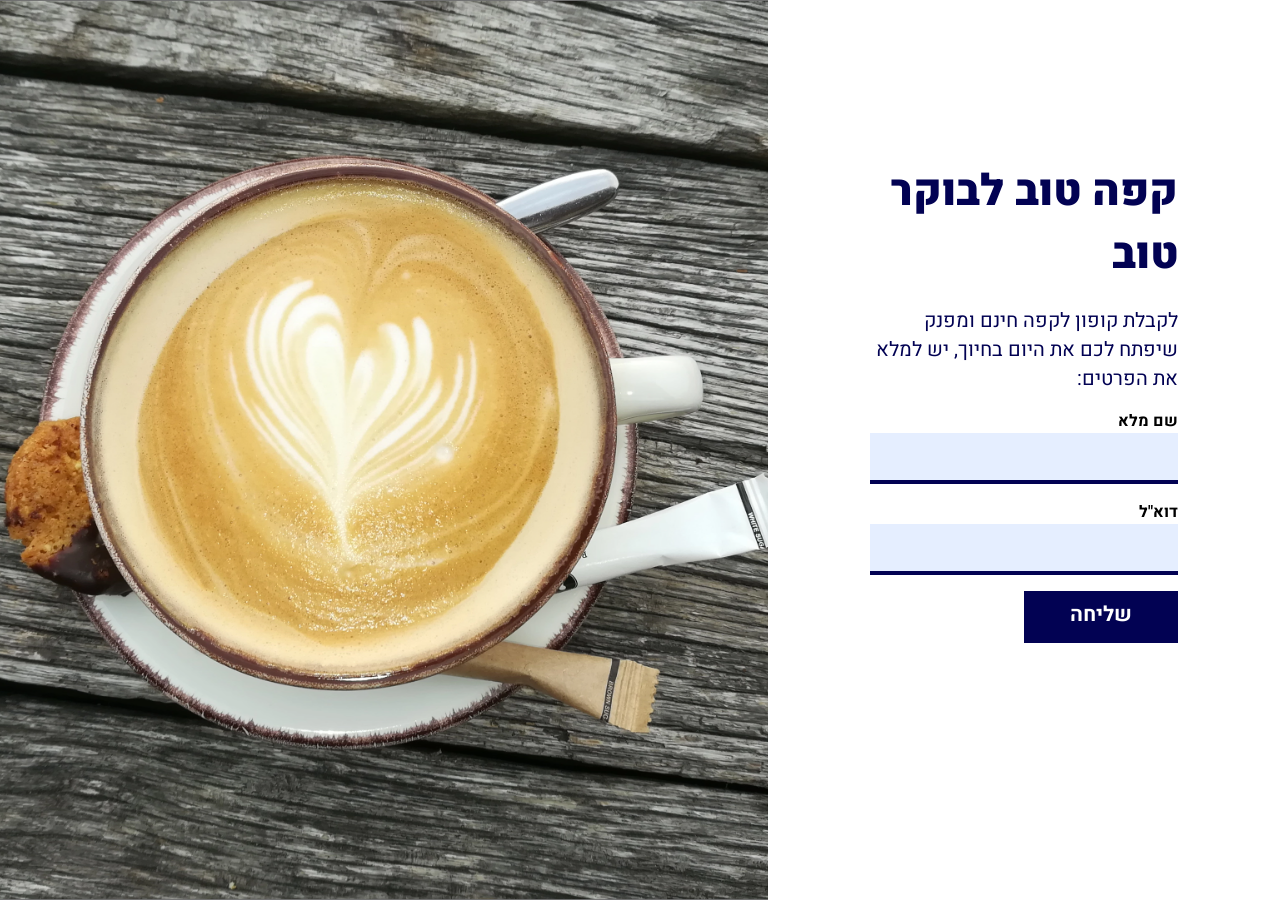
<file: project1/option3/option3.html>
<!DOCTYPE html>
<html lang="en">

<head>
    <meta charset="UTF-8">
    <meta name="viewport" content="width=device-width, initial-scale=1.0">
    <title>Document</title>
    <link rel="stylesheet" href="./stylesheet-option3.css">
    <link rel="preconnect" href="https://fonts.googleapis.com">
    <link rel="preconnect" href="https://fonts.gstatic.com" crossorigin>
    <link href="https://fonts.googleapis.com/css2?family=Heebo:wght@100..900&display=swap" rel="stylesheet">
</head>

<body>
    <div id="container">

        <div id="container-img">
            <img src="./Coffee.png" alt="Coffee img">
        </div>

        <div id="container-form">

            <div id="form-title">

                <h1>קפה טוב לבוקר טוב</h1>
                <p>לקבלת קופון לקפה חינם ומפנק שיפתח לכם את היום בחיוך, יש למלא את הפרטים:</p>

                <form action="" id="form">

                    <div class="form-control">
                        <label for="name">שם מלא</label>
                        <input type="text" id="name">
                    </div>

                    <div class="form-control">
                        <label for="email">דוא"ל</label>
                        <input type="email" id="email">
                    </div>

                    <div class="form-control">
                        <input type="submit" value="שליחה">
                    </div>

                </form>

            </div>

        </div>

    </div>
</body>

</html>
</file>
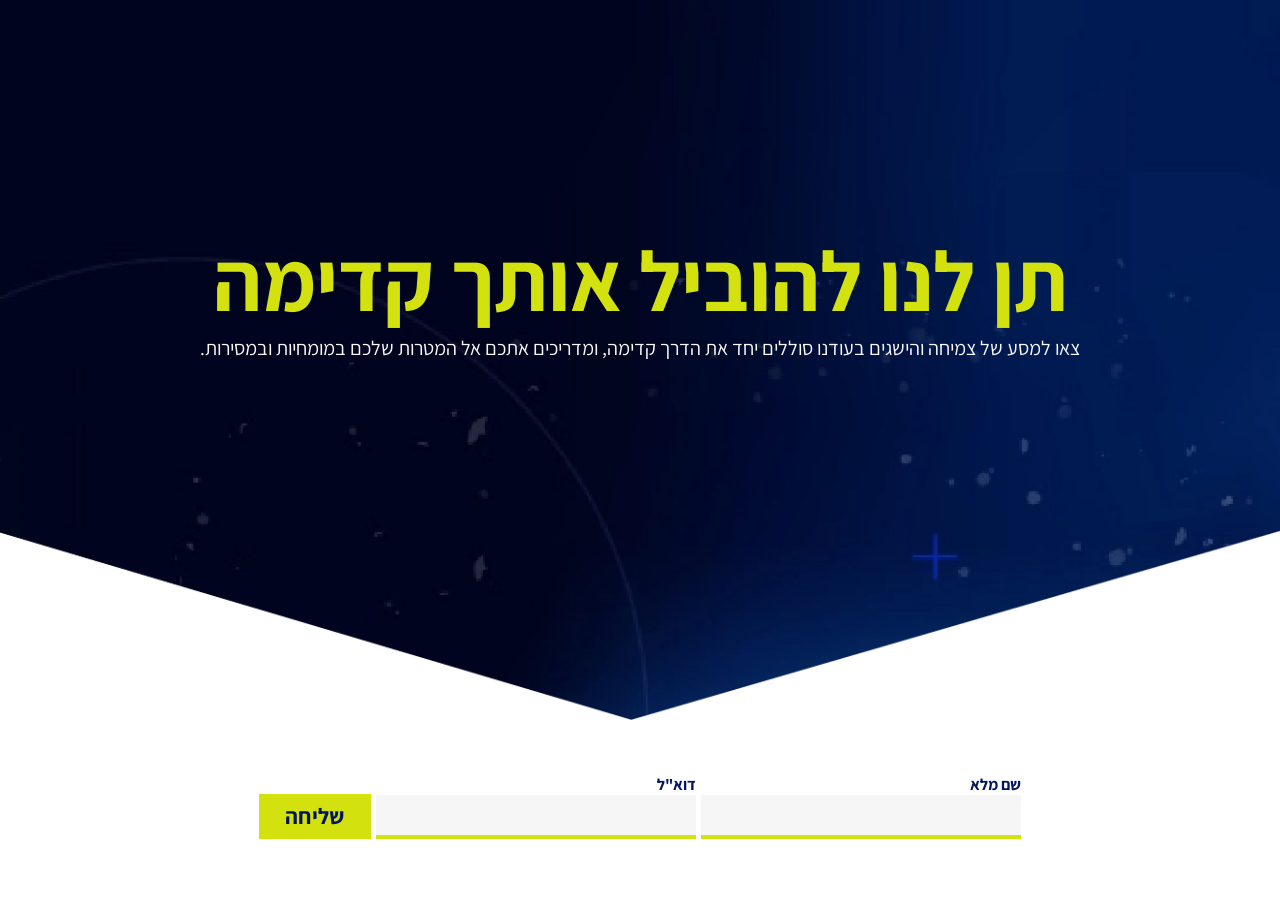
<file: project1/option4/option4.html>
<!DOCTYPE html>
<html lang="en">

<head>
    <meta charset="UTF-8">
    <meta name="viewport" content="width=device-width, initial-scale=1.0">
    <title>Option 4</title>
    <link rel="stylesheet" href="./SASS/stylesheet-option4.css">
</head>

<body>
    <div id="upper-container">
        <!-- <img src="./img/option4/Path15.png" alt="background image"> -->
        <h1>תן לנו להוביל אותך קדימה</h1>
        <h4>צאו למסע של צמיחה והישגים בעודנו סוללים יחד את הדרך קדימה, ומדריכים אתכם אל המטרות שלכם במומחיות ובמסירות.
        </h4>
    </div>

    <form id="form">

        <div class="form-control">
            <label for="name">שם מלא</label>
            <input type="text" id="name">
        </div>

        <div class="form-control">
            <label for="email">דוא"ל</label>
            <input type="email" id="email">
        </div>

        <div class="form-control">
            <input type="submit" value="שליחה">
        </div>

    </form>
</body>

</html>
</file>
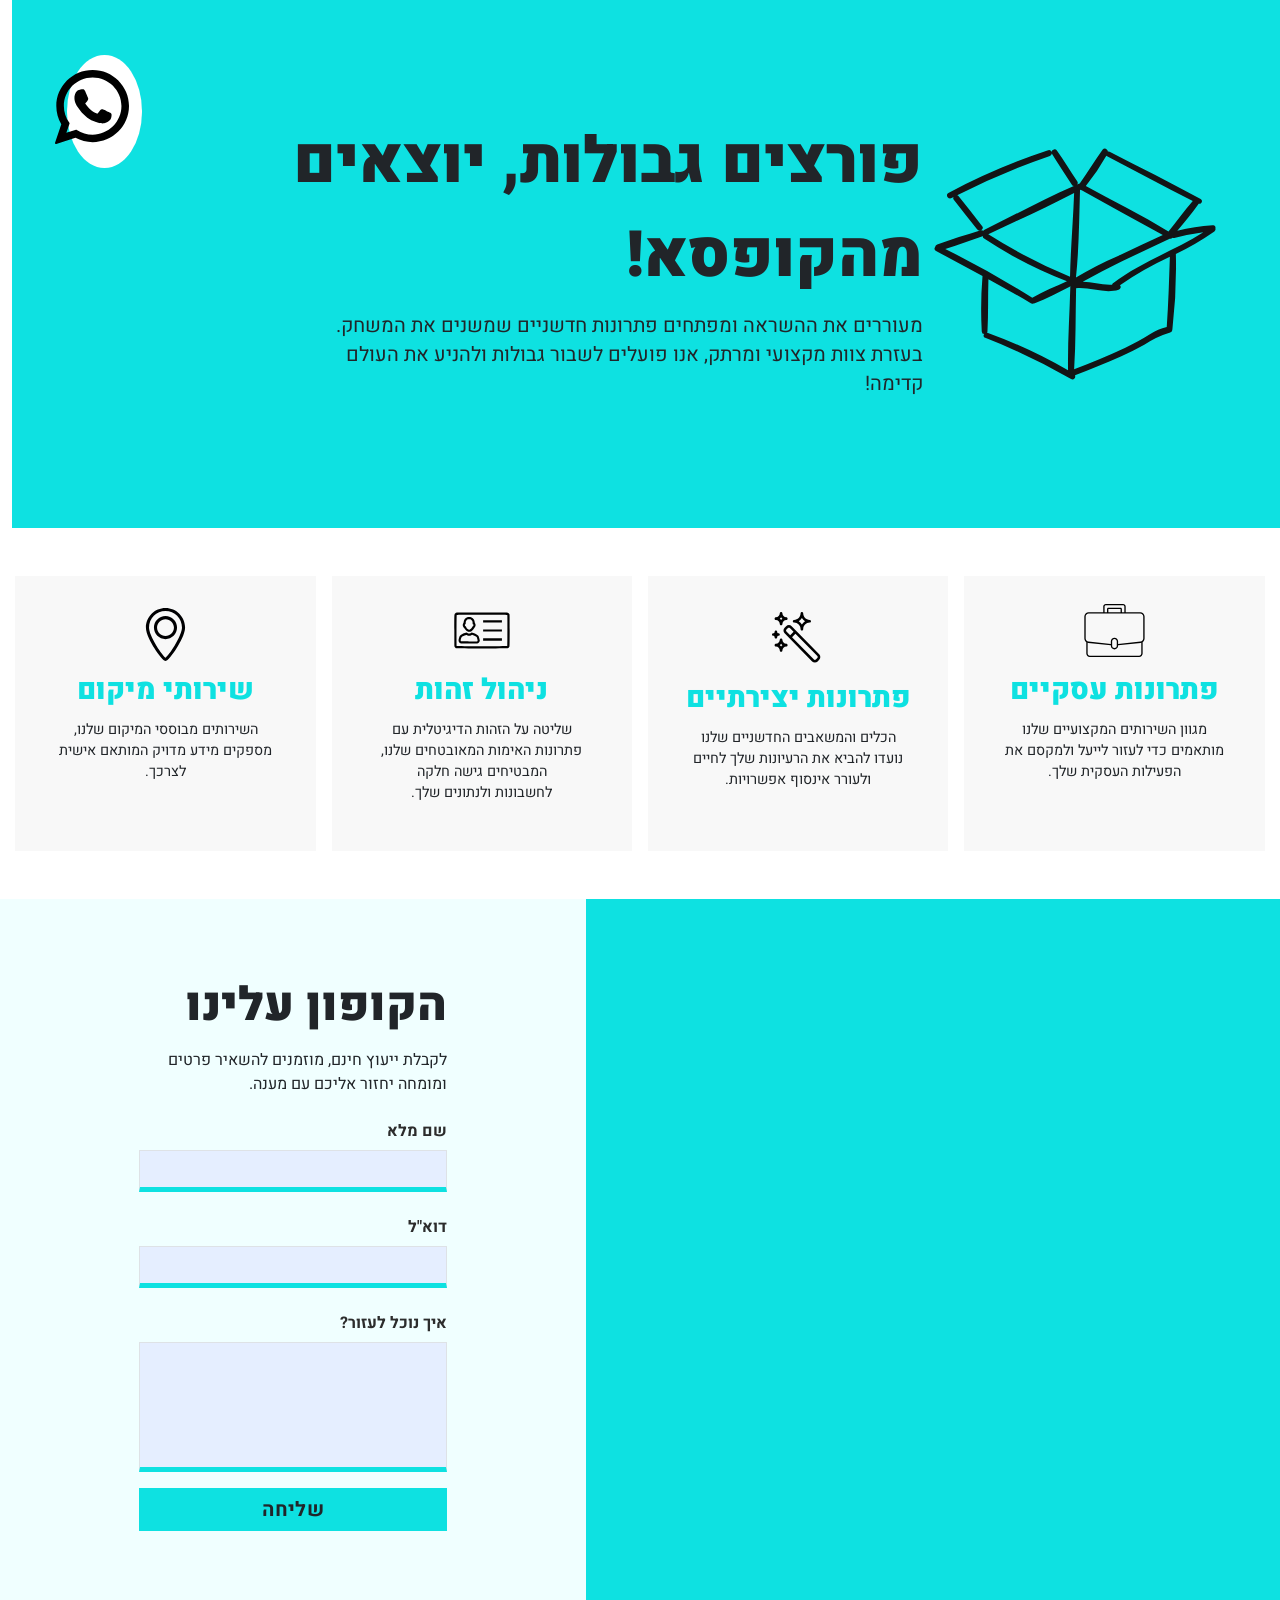
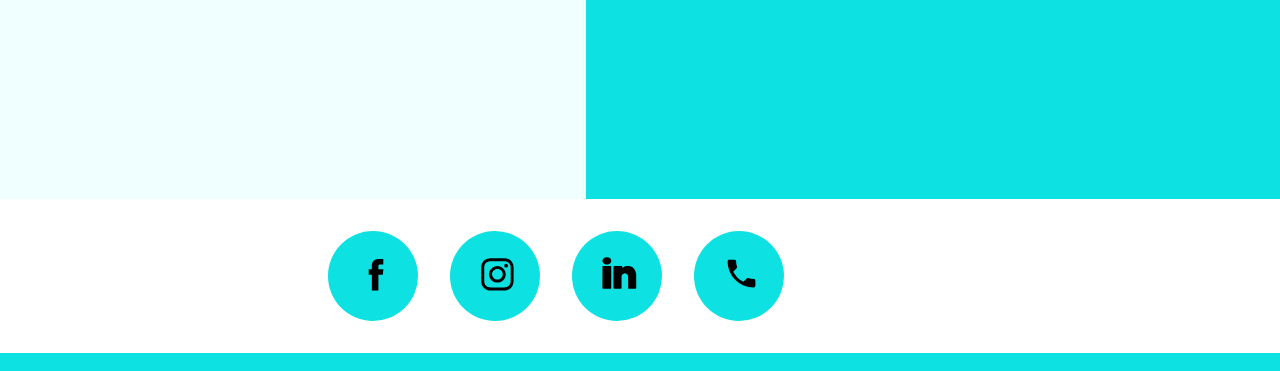
<file: project1/option7/option7.html>
<!DOCTYPE html>
<html lang="ar" dir="rtl">

<head>
    <meta charset="UTF-8">
    <meta name="viewport" content="width=device-width, initial-scale=1.0">
    <title>Bootstrap Project</title>
    <link rel="stylesheet" href="./stylesheet-option7.css">

    <link href="https://cdn.jsdelivr.net/npm/bootstrap@5.3.2/dist/css/bootstrap.min.css" rel="stylesheet"
        integrity="sha384-T3c6CoIi6uLrA9TneNEoa7RxnatzjcDSCmG1MXxSR1GAsXEV/Dwwykc2MPK8M2HN" crossorigin="anonymous">
    <link rel="preconnect" href="https://fonts.googleapis.com">
    <link rel="preconnect" href="https://fonts.gstatic.com" crossorigin>
    <link href="https://fonts.googleapis.com/css2?family=Heebo:wght@100..900&display=swap" rel="stylesheet">
</head>

<body>
    <div id="super-container" class="overflow-hidden parent">

        <div id="upper-container"
            class="container-fluid overflow-hidden sm-column row parent align-items-center justify-content-center w-100">
            <div class="col-2 p-3 h-50 m-5">
                <img src="./svg/Group 1050.svg" alt="cardboard" class="h-100">
            </div>
            <div class="col m-5 p-1 parent">
                <h1>פורצים גבולות, יוצאים מהקופסא!</h1>
                <p class="text-justify w-75">מעוררים את ההשראה ומפתחים פתרונות חדשניים שמשנים את המשחק. בעזרת צוות
                    מקצועי
                    ומרתק, אנו
                    פועלים לשבור
                    גבולות ולהניע את העולם קדימה!</p>
            </div>
            <div id="whatsupp-icon" class="col-1 m-4 position-absolute h-25 d-none d-sm-block">
                <div class="bg-white rounded-circle h-50 parent m-1">
                    <img src="./svg/whatsapp-svgrepo-com.svg" alt="whatsupp" class="p-2 m-1">
                </div>
            </div>
        </div>

        <div id="middle-container"
            class="d-flex flex-sm-row flex-column justify-content-sm-evenly mt-5 mb-5 text-center">

            <div id="box-case" class="parent d-flex flex-column">
                <div class="parent h-50 w-75 align-self-center m-3">
                    <img src="./svg/briefcase-1944.svg" alt="briefcase-icon" class="h-50 p-1 m-1">
                    <h4>פתרונות עסקיים</h4>
                    <p>מגוון השירותים המקצועיים שלנו מותאמים כדי לעזור לייעל ולמקסם את הפעילות העסקית שלך.
                    </p>
                </div>
            </div>

            <div id="box-wand" class="parent d-flex flex-column">
                <div class="parent h-50 w-75 align-self-center m-4">
                    <img src="./svg/magic-wand.svg" alt="magic-wand-icon" class="h-50 p-2 m-1">
                    <h4>פתרונות יצירתיים</h4>
                    <p>הכלים והמשאבים החדשניים שלנו נועדו להביא את הרעיונות שלך לחיים ולעורר אינסוף אפשרויות.
                    </p>
                </div>
            </div>

            <div id="box-card" class="parent d-flex flex-column">
                <div class="parent h-50 w-75 align-self-center m-3">
                    <img src="./svg/id_card.svg" alt="id-card-icon" class="h-50 p-1 m-1">
                    <h4>ניהול זהות</h4>
                    <p>שליטה על הזהות הדיגיטלית עם פתרונות האימות המאובטחים שלנו, המבטיחים גישה חלקה
                        לחשבונות ולנתונים שלך.</p>
                </div>
            </div>

            <div id="box-location" class="parent d-flex flex-column">
                <div class="parent h-50 w-75 align-self-center m-4">
                    <img src="./svg/location-point-svgrepo-com.svg" alt="location-icon" class="h-50 p-2">
                    <h4>שירותי מיקום</h4>
                    <p>השירותים מבוססי המיקום שלנו, מספקים מידע מדויק המותאם אישית לצרכך.</p>
                </div>
            </div>
        </div>

        <div id="lower-container" class="parent d-flex d-sm-inline-flex flex-column-reverse flex-sm-row">
            <div id="back-section" class="row justify-content-center p-2 container">
                <div id="map-container" class="mt-5">
                    <iframe id="map-iframe" class="w-100 h-100"
                        src="https://www.google.com/maps/embed?pb=!1m18!1m12!1m3!1d387345.76479397954!2d-74.25986394453191!3d40.69767000567834!2m3!1f0!2f0!3f0!3m2!1i1024!2i768!4f13.1!3m3!1m2!1s0x89c24fa5d33f083b%3A0xc80b8f06e177fe62!2sNew%20York%2C%20NY%2C%20USA!5e0!3m2!1sen!2sin!4v1624444749823!5m2!1sen!2sin"></iframe>
                </div>
            </div>

            <div id="form-container" class="parent d-flex p-4">
                <div class="container w-75 h-75 p-5">
                    <h2>הקופון עלינו</h2>
                    <p>לקבלת ייעוץ חינם, מוזמנים להשאיר פרטים ומומחה יחזור אליכם עם מענה.</p>

                    <div class="container p-0">
                        <form class="text-right rtl parent w-10">
                            <div class="form-group row mb-3">
                                <label for="fName" class="col-form-label custom-label">שם מלא</label>
                                <div class="col-sm-12">
                                    <input type="text" name="fName" class="form-control">
                                </div>
                            </div>

                            <div class="form-group row mb-3">
                                <label for="email" class="col-form-label custom-label">דוא"ל</label>
                                <div class="col-sm-12">
                                    <input type="email" name="email" class="form-control">
                                </div>
                            </div>

                            <div class="form-group row mb-3">
                                <label for="fText" class="col-form-label custom-label">איך נוכל לעזור?</label>
                                <div class="col-sm-12">
                                    <input type="text" name="fText" class="form-control">
                                </div>
                            </div>

                            <div class="form-group row parent">
                                <div class="col-sm-12">
                                    <input type="submit" value="שליחה" id="sendBtn" class="btn">
                                </div>
                            </div>
                        </form>
                    </div>
                </div>
            </div>
        </div>

        <div id="bottom-container" class="parent d-flex flex-row justify-content-evenly mt-3 mb-3 h-100 w-25 m-auto">
            <div class="rounded-circle m-3 h-25">
                <div id="call-icon" class="p-2 align-items-center">
                    <img src="./svg/3669395_call_ic_icon.svg" alt="call-icon" class="h-50 m-3">
                </div>
            </div>

            <div class="rounded-circle m-3">
                <div id="linkedin-icon" class="p-2">
                    <img src="./svg/kisspng-linkedin-computer-icons-social-media-symbol-rmb-symbol-5ae178cf79dc85.svg"
                        alt="in-icon" class="h-50 m-3">
                </div>
            </div>

            <div class="rounded-circle m-3">
                <div id="instegram-icon" class="p-2">
                    <img src="./svg/1161953_instagram_icon.svg" alt="instegram-con" class="h-50 m-3">
                </div>
            </div>

            <div class="rounded-circle m-3">
                <div id="facebook-icon" class="p-2">
                    <img src="./svg/104498_facebook_icon.svg" alt="facebook-icon" class="h-50 m-3">
                </div>
            </div>
        </div>

        <footer></footer>
    </div>



    <script src="https://cdn.jsdelivr.net/npm/bootstrap@5.3.2/dist/js/bootstrap.bundle.min.js"
        integrity="sha384-C6RzsynM9kWDrMNeT87bh95OGNyZPhcTNXj1NW7RuBCsyN/o0jlpcV8Qyq46cDfL"
        crossorigin="anonymous"></script>
</body>

</html>
</file>
<file: project1/main.css>
* {
    margin: 0;
    padding: 0;
    box-sizing: border-box;
}

@font-face {
    font-family: wisdowVacation;
    src: url(./fonts/WisdomVacation.ttf);
}

a:hover {
    transition: all 0.5s ease-in-out 0s;
}

portfolio-info body {
    background: #ffffff;
    color: #898989;
    font-family: helvetica;
    font-size: 0.938rem;
    font-weight: 300;
    line-height: 1.25rem;
    letter-spacing: 0.02em;
    overflow-x: hidden;
    margin: 0 auto;
}
p {
    margin: 1.563rem 0;
    font-size: 0.938rem;
    color: #999999;
    line-height: 1.75rem;
}


#header h4 {
    font-family: wisdowVacation, sans-serif;
    font-size: 2.5rem;
    padding: 0;
    margin: 0;
}

.navbar ul {
    display: flex;
    list-style: none;
    align-items: center;
}

.navbar li {
    position: relative;
}
#hamburger {
    color: azure;
    display: none;
}
.navbar a,
.navbar a:focus {
    display: flex;
    align-items: center;
    justify-content: space-between;
    padding: 0.625rem 0 0 1.875rem;
    font-family: "Poppins", sans-serif;
    font-size: 1rem;
    font-weight: 500;
    color: #ab346f;
    white-space: nowrap;
    transition: 0.3s;
}


.section-title {
    margin-bottom: 4.375rem;
}

.btn {
    background: #333;
    border: medium none;
    border-radius: 0;
    color: #fff;
    font-size: 0.75rem;
    height: 3.125rem;
    line-height: 3.125rem;
    padding: 0 1.875rem;
    text-transform: uppercase;
}


.section-title h2 {
    font-size: 1.563rem;
    letter-spacing: 2px;
    text-transform: uppercase;
}


.mb-30 {
    margin-bottom: 4vh;
}

#hero {
    background: url("./index/home.jpg");
    background-position: bottom;
    background-size: cover;
    height: 100vh;
    width: 100%;
}
.form-control {
    background-color: transparent;
    border: 1px solid #999;
    border-radius: 0;
    color: #999999;
    font-size: 0.75rem;
    font-weight: 500;
    height: 3.125rem;
    letter-spacing: 0.1em;
    padding-left: 0.625rem;
    margin: 0 0 1.563rem 0;
    line-height: 0.875rem;
    text-transform: uppercase;
}

#hero .hero-content {
    text-align: left;
    /* padding-left: 1vw; */
    padding-top: 40vh;
    display: flex;
    justify-content: center;
    align-items: start;
    flex-direction: column;
}

.hero-content h1 {
    font-size: 6rem;
    font-weight: 700;
    margin-bottom: 0.625rem;
    text-transform: uppercase;
    color: #fff;
}

.hero-content p {
    font-size: 2rem;
    line-height: 2;
    letter-spacing: 3px;
    margin-top: 0;
    margin-bottom: 1.875rem;
    text-transform: capitalize;
    color: #fff;
    font-weight: 500;
    text-shadow: #39071a 10em 10em 10em;
    /* background-color: #060003; */
}

#about {
    margin-top: 5vh;
    width: 100%;
    height: auto;
    background: #f7f7f7;
}

#about .about-descr .p-heading {
    font-family: "Playfair Display", serif;
    font-size: 1.75rem;
    text-align: left;
    color: #39071a;
    line-height: 1.5;
}

#about .about-descr .separator {
    color: #ab346f;
    font-size: 1rem;
}

#services {
    background: #f7f7f7;
    position: relative;
    padding: 5vh 0;
    margin-top: 5vh;
}

.services-block span {
    font-size: 1.2rem;
    margin: 1.5vh 0;
    color: #292929;
    letter-spacing: 0.1em;
    font-weight: 500;
    text-transform: uppercase;
    display: block;
}

.swiper-slide .separator {
    font-size: 1rem;
    line-height: 1.375rem;
}

#portfolio {
    position: relative;
    padding-bottom: 3.125rem;
}

#portfolio #portfolio-flters li {
    cursor: pointer;
    display: inline-block;
    padding: 0.625rem 0.938rem 0.5rem 0.938rem;
    font-size: 0.875rem;
    font-weight: 600;
    line-height: 1;
    text-transform: uppercase;
    color: #999999;
    margin-bottom: 0.313rem;
    transition: all 0.3s ease-in-out;
}

#portfolio #portfolio-flters li:hover,
#portfolio #portfolio-flters li.filter-active {
    color: #ab346f;
}

#portfolio .portfolio-item {
    margin-bottom: 1.875rem;
}

#portfolio .portfolio-item .portfolio-info {
    opacity: 0;
    position: absolute;
    left: 1.875rem;
    right: 1.875rem;
    bottom: 0;
    z-index: 3;
    transition: all ease-in-out 0.3s;
    background: rgba(255, 255, 255, 0.9);
    padding: 2vh 0.938rem;
    margin: 0.5vh 0;
}

#portfolio .portfolio-item .portfolio-info h4 {
    font-size: 1.125rem;
    color: #666;
    font-weight: 600;
}

#portfolio .portfolio-item .portfolio-info p {
    color: #999;
    font-size: 0.875rem;
    margin: 0;
    padding: 0;
}

#portfolio .portfolio-item:hover .portfolio-info {
    opacity: 1;
    bottom: 1.25rem;
}

.contact-details {
    list-style: none;
    margin: 0;
    padding: 0;
}

.contact-details li {
    padding-bottom: 0.625rem;
}

#contact input,
#contact textarea {
    width: 100%;
    margin-bottom: 0.313rem;
}

#contact textarea {
    min-height: 10rem;
}


.paddsection {
    padding-top: 5.625rem;
    padding-bottom: 5.625rem;
}

.main-content {
    padding-top: 12.5rem;
}

#footer {
    background: #f7f7f7;
    padding-top: 3.125rem;
    padding-bottom: 3.125rem;
}

#footer .container .socials-media ul>li a i {
    color: #39071a;
}

#footer p {
    font-size: 0.75rem;
    letter-spacing: 0.1em;
    font-weight: 500;
    margin-top: 0;
    text-transform: uppercase;
}


@media (max-width: 576px) {

    /* Navbar */
    nav {
        padding: 1.25rem 0.938rem;
    }

    .nav-menu {
        margin-top: 2.5rem;
        display: none;
        float: none;
        width: 100%;
    }

    .nav-menu li {
        float: none;
        width: 100%;
        text-align: center;
        border-top: 1px solid #f7f7f7;
        line-height: 40.313rem;
        margin-left: 0;
        padding-top: 0.625rem;
        padding-bottom: 0.625rem;
    }

    .responsive {
        float: right;
        padding-top: 0.938rem;
        display: block;
    }

    /* About */
    .head-info .header-content h1 {
        font-size: 2rem;
    }

    #about .div-img-bg {
        padding: 0;
    }

    #about .div-img-bg .about-img img {
        margin-top: 0%;
        margin-left: calc(0% - 0px);
    }

    #about .about-descr .p-heading {
        font-size: 1.25rem;
    }

    #about .about-descr .separator {
        max-width: 100%;
        margin-bottom: 0;
    }

    /* portfolio */
    #portfolio .portfolio-list .nav li {
        float: none;
        margin: 1.25rem;
    }

    /* Contact */
    #contact .container .contact-block1 .row {
        /* padding-bottom: 5vh; */
        margin-bottom: 5vh !important;
    }

    /* Footer */
    #footer .socials-media ul li {
        margin-right: 0;
        margin-left: 0;
        float: none;
        display: inline-block;
    }
}
</file>
<file: expenses/countries/style.css>
* {
    padding: 0;
    margin: 0;
    box-sizing: border-box;
}

.fa-heart{
    cursor: pointer;
}
</file>
<file: expenses/style.css>
* {
  margin: 0;
  padding: 0;
  box-sizing: border-box;
  font-family: "Poppins", sans-serif;
  background-color: transparent;
}

.container {
  display: flex;
  flex-direction: column;
  justify-content: start;
  align-items: center;
  height: 100vh;
  background-color: #f5f5f5;
}

.inner-container {
  display: flex;
  flex-direction: row-reverse;
  justify-content: center;
  align-items: start;
  width: 70%;
  gap: 30px;
}

.card {
  display: flex;
  flex-direction: column;
  justify-content: start;
  align-items: center;
  width: 70%;
  border: 1px solid #3ed3d3d6;
  border-radius: 10px;
  box-shadow: 3px 6px 10px rgba(0, 0, 0, 0.4);
  padding: 20px;
  margin: 1em auto;
}

.fields-container {
  display: flex;
  gap: 20px;
  background-color: #f5f5f5;
}

.form-control {
  display: flex;
  flex-direction: column;
  justify-content: center;
  align-items: end;
  margin: 10px auto;
}

.records {
  width: 100%;
  display: flex;
  flex-direction: column;
  align-items: start;
  max-height: 30vh;
  overflow-y: auto;
  direction: rtl;
}

.bg-grid {
  background-image: url("./images/grid.png");
  background-size: cover;
  background-repeat: no-repeat;
  background-position: center;
}

.total {
  width: 34vw;
}

.title-container {
  display: flex;
  justify-content: center;
  align-items: center;
  width: 100%;
  background-color: #41bba930;
  border-radius: 10px;
}

label {
  font-weight: bold;
  margin: 5px 0;
}

input,
select {
  background-color: #f5f5f5;
  border: 1px solid #93a7a7d6;
  border-bottom: 2px solid #82a7b1a1;
  border-radius: 10px 10px 0 0;
  width: 180px;
  height: 30px;
}

#submit {
  margin-top: 10px;
  width: auto;
  background-color: #3ab54ed6;
  color: white;
  font-weight: bold;
  border: 0;
  border-radius: 5px;
  padding: 3px 10px;
  cursor: pointer;
}

#submit:hover {
  background-color: #20682cd6;
}

#submit:active {
  border: 3px solid #a874bd96;
}

.title {
  margin: 10px auto;
}

#total {
  margin-top: 10px;
}

li {
  list-style: none;
  margin: 10px 20px;
}

.container-li {
  display: flex;
  justify-content: space-between;
  align-items: space-between;
  width: 28vw;
  padding: 0 10px;
}

.container-li:hover {
  background-color: #3ab1b542;
  border-radius: 10px;
}

.x-btn {
  margin: 0 10px;
  color: red;
  font-weight: bold;
  cursor: pointer;
}

.x-btn:hover {
  color: darkred;
  opacity: 0.8;
}

@media (max-width: 768px) {
  .inner-container {
    flex-direction: column;
    width: 100%;
    gap: 5px;
  }

  .card {
    width: 80%;
    justify-content: start;
    padding: 10px;
  }

  .total {
    width: 80%;
  }

  .fields-container {
    gap: 5px;
    flex-direction: column-reverse;
  }

  .container {
    height: 100%;
  }

  .container-li {
    align-items: start;
    width: 65vw;
    font-size: 0.9em;
  }
}
</file>
<file: pong/pong.css>
body {
    text-align: center;
    background-color: black;
}

#board {
    background-color: black;
    border-top: 5px solid skyblue;
    border-bottom: 5px solid skyblue;
}
</file>
<file: snake/snake.css>
body{
    font-family: cursive;
    text-align: center;
    font-size: 20px;
    background-image: url(https://t4.ftcdn.net/jpg/03/08/87/39/360_F_308873970_klaX5UmSzaODVHO6bv5vnTECKYDtWMB6.jpg);
    background-size: cover;
    
}
</file>
<file: soduko/sudoku.css>
body {
    font-family: Arial, Helvetica, sans-serif;
    text-align: center;
}

hr {
    width: 500px;
}

#errors {
    color: coral;
}

#board {
    width: 450px;
    height: 450px;

    margin: 0 auto;
    display: flex;
    flex-wrap: wrap;
}

.tile {
    width: 48px; 
    height: 48px;
    border: 1px solid lightgray;

    /* Text */
    font-size: 20px;
    font-weight: bold;
    display: flex;
    justify-content: center;
    align-items: center;
}

#digits {
    width: 450px;
    height: 50px;

    margin: 0 auto;
    display: flex;
    flex-wrap: wrap;
}

.number {
    width: 44px; 
    height: 44px;
    border: 1px solid black;
    margin: 2px;

    /* Text */
    font-size: 20px;
    font-weight: bold;
    display: flex;
    justify-content: center;
    align-items: center;
}

.number-selected {
    background-color: gray;
}

.tile-start {
    background-color: whitesmoke;
}

.horizontal-line {
    border-bottom: 1px solid black;
}

.vertical-line {
    border-right: 1px solid black;
}
</file>
<file: Tictactoe/tictactoe.css>
body {
    font-family: Verdana, Geneva, Tahoma, sans-serif;
    text-align: center;
    height: 100vh;
    background-image: linear-gradient(180deg, #0a61e3, #961583  );
    overflow: hidden;
    
    
    
}
hr {
    width: 500px;
    height: 2px;
    background-color: black;
}


#board {
    width: 450px;
    height: 450px;
    /* background-color: gray; */
    margin: 0 auto;
    display: flex;
    flex-wrap: wrap;
}

.tile {
    width: 147px;
    height: 147px;
    
    /* Text */
    font-size: 150px;
    display: flex;
    justify-content: center; 
    align-items: center;    
}

.winner {
    background-color: lightgray;
    color: red;
}


.horizontal-line {
    border-bottom: 3px solid black;
}

.vertical-line {
    border-right: 3px solid black;
}
</file>
<file: project1/edits/stylesheet-option1.css>
* {
    margin: 0;
    padding: 0;
    box-sizing: border-box;
}

#contentBox {
    width: 32.5vw;
    height: 70vh;
    background-color: #1A1A1AD4;
    top: 18vh;
    right: 8vw;
}

#inside-contentBox {
    width: 85%;
}

#contentBox h2 {
    font: normal normal 900 2rem Heebo;
}

#contentBox p {
    font: normal normal normal 1.2rem Heebo;
}

#container-img {
    height: 65vh;
}

#contentBox h2,
form,
.btn {
    color: #FFFFFF;
}

p {
    color: #f9f9f9;
}

form>div>label {
    font: normal normal bold 1rem Heebo;
}

input[type="text"],
input[type="email"] {
    line-height: 2;
    border: 1px solid #D31C75;
}

input[type="submit"] {
    font: normal normal bold 1.3rem Heebo;
    letter-spacing: 0.33px;
    background-color: #D31C75;
    border-radius: 0;
    color: #FFFFFF;
    line-height: 1.2;
}

@media (max-width: 768px) {
    #contentBox {
        width: 80vw;
        height: 75vh;
        padding: 2rem;
        position: absolute;
        top: 12vh;
        left: 7vw;
    }

    #container-img,
    #inside-container-img {
        width: 100vw !important;
        height: 40vh;
        overflow-x: hidden;
    }

    img {
        height: 100% !important;
        position: absolute;
        top: 0;
        right: 0;
        object-fit: cover;
    }

    #inside-contentBox h2 {
        text-align: center;
        padding-left: 0.4rem;
    }

    #inside-contentBox p {
        text-align: center;
    }
}
</file>
<file: project1/option2/stylesheet-option2.css>
* {
    margin: 0;
    padding: 0;
    box-sizing: border-box;
}

body {
    background: rgb(41, 30, 245);
    background: transparent linear-gradient(180deg, #281EFF 0%, #2DFF8C 100%) 0% 0% no-repeat padding-box;
    height: 100vh;
    width: 100vw;
}

.container {
    margin: 0 auto;
    width: 65vw;
    height: 60vh;
    color: white;
    position: absolute;
    top: 0;
    bottom: 0;
    left: 0;
    right: 0;
    margin: auto;
}

h1 {
    /* box-sizing: border-box; */
    text-align: center;
    font: normal normal normal 10rem Satisfy;
    text-shadow: 0px 0px 2rem #00000087;
    margin: 0 auto;
    /* padding-left: 5vw; */
}

h3 {
    font: normal normal normal 2rem Varela Round;
    text-align: center;
    padding-bottom: 1rem;
}

p {
    text-align: center;
    direction: rtl;
    font: normal normal normal 1rem Varela Round;
    padding-bottom: 1rem;
    color: #F9F9F9;
}

form {
    display: flex;
    flex-direction: row;
    align-items: end;
    /* width: 3 0vw; */
    text-align: center;
    direction: rtl;
    margin: 10px;
    font-size: 14px;
}

.flex-it {
    display: flex;
    flex-direction: column;
    align-items: start;
}

label {
    font: normal normal normal 1rem Varela Round;
    padding-right: 0.7rem;
    color: #F9F9F9;
    /* width: 70px; */
}

input {
    line-height: 2.5;
    margin: 0 10px;
    background: #F6F6F624 0% 0% no-repeat padding-box;
    border: 2px solid #FFFFFF;
    width: 26rem;
}

#sendBtn {
    background: #FFFFFF;
    width: 13rem;
    height: 2.3rem;
    color: #1C1C1C;
    font: normal normal normal 1rem Varela Round;
    text-align: center;
    padding: 0 1rem;
    /* line-height: 1; */
}

@media(max-width: 576px) {
    body {
        width: 90vw;
        height: 100vh;
    }

    .container {
        clear: both;
        width: 70vw;
        height: 70vh;
    }

    h1 {
        margin-left: 0;
        padding-left: 0;
        margin: 5vh auto;
        font: normal normal normal 4rem Satisfy;
    }

    h3 {
        font: normal normal normal 1.2rem Varela Round;
    }

    p {
        font: normal normal normal 1rem Varela Round;
    }

    form {
        text-align: justify;
        /* align-items: center; */
        /* width: 55vw; */
        display: flex;
        flex-direction: column;
        width: 100%;
        align-items: start;
        margin-top: 8vh;
    }

    .flex-it {
        margin-bottom: 3vh;
    }

    label {
        margin-bottom: 0;
    }

    input {
        text-align: justify;
        margin: 0 auto;
        width: 70vw;
        margin: 0 2vw;
    }

    #sendBtn {
        margin: 2vw auto;
        padding: 0 !important;
        height: 2rem;
        font: normal normal normal 0.9rem Varela Round;
        color: #2823FD;
    }
}
</file>
<file: project1/option3/stylesheet-option3.css>
* {
    margin: 0;
    padding: 0;
    box-sizing: border-box;
    /* overflow-y: hidden; */
}

#container {
    display: flex;
}

#container-img {
    width: 60vw;
}

#container-form {
    direction: rtl;
    margin-top: 10em;
    width: 40vw;
}

img {
    width: 100%;
    height: 100vh;
    object-fit: cover;
}

#form-title>h1 {
    font: normal normal 900 2.7rem Heebo;
    letter-spacing: 0px;
    color: #020253;
}

#form-title>p {
    margin-top: 1em;
    font: normal normal normal 1.25rem Heebo;
    color: #020253;
}


#form-title {
    width: 60%;
    margin: auto;
}

.form-control {
    display: flex;
    flex-direction: column;
}

#form {
    margin-top: 1em;
    display: flex;
    flex-direction: column;
    gap: 1em;
}

.form-control>input {
    height: 3.2rem;
    background: #e5eeff;
    border: 0;
    border-bottom: 0.3rem solid #020253;
}

input[type="submit"] {
    background-color: #020253;
    color: #fff;
    font: normal normal bold 1.3rem Heebo;
    width: 50%;
}

label {
    font: normal normal bold 1rem Heebo;
}

@media (max-width: 900px) {
    #container {
        flex-direction: column;
        /* overflow-y: scroll; */
        /* height: 100vh; */
    }

    #container-img,
    #container-form {
        width: 100vw;
        height: 40vh;
    }

    img {
        height: 100%;
    }

    #form-title>h1 {
        font: normal normal 900 1.75rem Heebo;
    }

    #form-title>p {
        font: normal normal normal 1.9rem Heebo;
    }

    input[type="submit"] {
        font: normal normal bold 1.8rem Heebo;
        letter-spacing: 0.21px;
        width: 100%;
        margin-bottom: 1em 0;
    }

    label {
        font: normal normal bold 0.6rem Heebo;
    }

    input {
        height: 2.2rem;
    }

    #container-form {
        margin-top: 5em;
    }

    #form-title {
        width: 85vw;
    }

}
</file>
<file: project1/option4/SASS/stylesheet-option4.css>
@import url("https://fonts.googleapis.com/css2?family=Assistant:wght@200..800&display=swap");
* {
  margin: 0;
  padding: 0;
  box-sizing: border-box;
}

#upper-container {
  width: 100vw;
  height: 80vh;
  background-image: url(../Path15.png);
  background-repeat: no-repeat no-repeat;
  background-position: center;
  background-size: cover;
  direction: rtl;
  text-align: center;
  display: table-cell;
  vertical-align: middle;
}
#upper-container h1 {
  margin-top: -15vh;
  font: normal normal bold 5.3rem Assistant;
  color: #D3E10E;
}
#upper-container h4 {
  font: normal normal normal 1.25rem Assistant;
  color: #F9F9F9;
}

#form {
  width: 60vw;
  display: flex;
  flex-direction: row;
  direction: rtl;
  justify-content: center;
  margin: 6vh auto;
  align-items: flex-end;
  justify-content: space-around;
}
#form .form-control {
  display: flex;
  flex-direction: column;
}
#form .form-control label {
  font: normal normal bold 1rem Assistant;
  color: #011560;
}
#form .form-control input[type=text],
#form .form-control input[type=email] {
  background-color: #F6F6F6;
  border: 0;
  border-bottom: 0.25rem solid #D3E10E;
  width: 20rem;
  line-height: 3;
}
#form .form-control input[type=submit] {
  font: normal normal bold 1.4rem Assistant;
  letter-spacing: 0.021rem;
  background-color: #D3E10E;
  color: #011560;
  line-height: 2;
  border: 0;
  width: 7rem;
  margin-top: 2vh;
}

@media (max-width: 576px) {
  #upper-container {
    height: 45vh;
  }
  #upper-container h1 {
    font-size: 2.5rem;
    margin-top: -5vh;
    margin-bottom: 2.5vh;
  }
  #upper-container h4 {
    font-size: 1rem;
    padding: 0 5vw;
  }
  #form {
    width: 80vw;
    height: 40vh;
    padding: 5vh 0;
    margin: 0 auto;
    margin-top: 5vh;
    display: flex;
    flex-direction: column;
    align-items: center;
  }
  #form .form-control {
    display: flex;
    justify-content: space-around;
    width: 100%;
  }
  #form .form-control input {
    width: 100% !important;
  }
}/*# sourceMappingURL=stylesheet-option4.css.map */
</file>
<file: project1/option7/stylesheet-option7.css>
* {
    margin: 0;
    padding: 0;
    box-sizing: border-box;
}

#super-container {
    margin: 0 !important;
    /* overflow-y: hidden !important; */
}

#whatsupp-icon {
    top: 3vh;
    left: 3vh;
}

#whatsupp-icon img {
    height: 80%;
    padding-right: 12% !important;
    margin-top: 10% !important;
}


#upper-container {
    /* width: 1920px; 100% 100vw
    height: 634px; 58.7%*/
    width: 100vw !important;
    height: 58.7vh;
    background-color: #0EE1E1;
}

#upper-container h1 {
    font: normal normal 900 4rem Heebo;
}

#upper-container p {
    font: normal normal normal 20px/29px Heebo;
}

div[id^='box'] {
    height: 30.5vh;
    width: 23.5vw;
    /* border: 1px solid #000; */
    background-color: #F8F8F8;
}

/* #whatsupp-icon {
    height: 7vh;
} */

img+h4 {
    color: #0EE1E1;
    font: normal normal 900 1.8rem Heebo;
}

h4+p {
    font: normal normal normal 0.9rem Heebo;
}

#lower-container {
    width: 100vw;
}

#back-section {
    background-color: #0EE1E1;
    width: 60vw;
    height: 100vh;
}

#map-container {
    width: 90%;
    height: 90%;
}

/* #middle-container {} */

#form-container {
    background-color: #F0FFFF;
}

#form-container>div>h2 {
    font: normal normal 900 2.9rem Heebo;
}

#form-container>div>p {
    font: normal normal normal 1rem Heebo;
}

form>div>label {
    font: normal normal bold 0.8rem Heebo;
    color: #2C2C2C;
}

form>div>div>input[type="text"],
input[type="email"] {
    background-color: #E5EEFF !important;
    border-bottom: 5px solid #0EE1E1 !important;
    border-radius: 0 !important;
}

form>div>div>input[name="fText"] {
    line-height: 7;
    border-radius: 0 !important;
}

form>div>div>input[type="submit"] {
    background-color: #0EE1E1;
    width: 100%;
    border-radius: 0 !important;
    font: normal normal bold 1.25rem Heebo;
    letter-spacing: 0.019rem;
}

#bottom-container {
    height: 15vh;
    width: 100vw;
}

#bottom-container>div {
    background-color: #0EE1E1;
    height: 50%;
}

#bottom-container>.rounded-circle>div[id$=icon] {
    height: 10vh;
    width: 10vh;
}

footer {
    height: 2vh;
    background-color: #0EE1E1;
}
</file>
